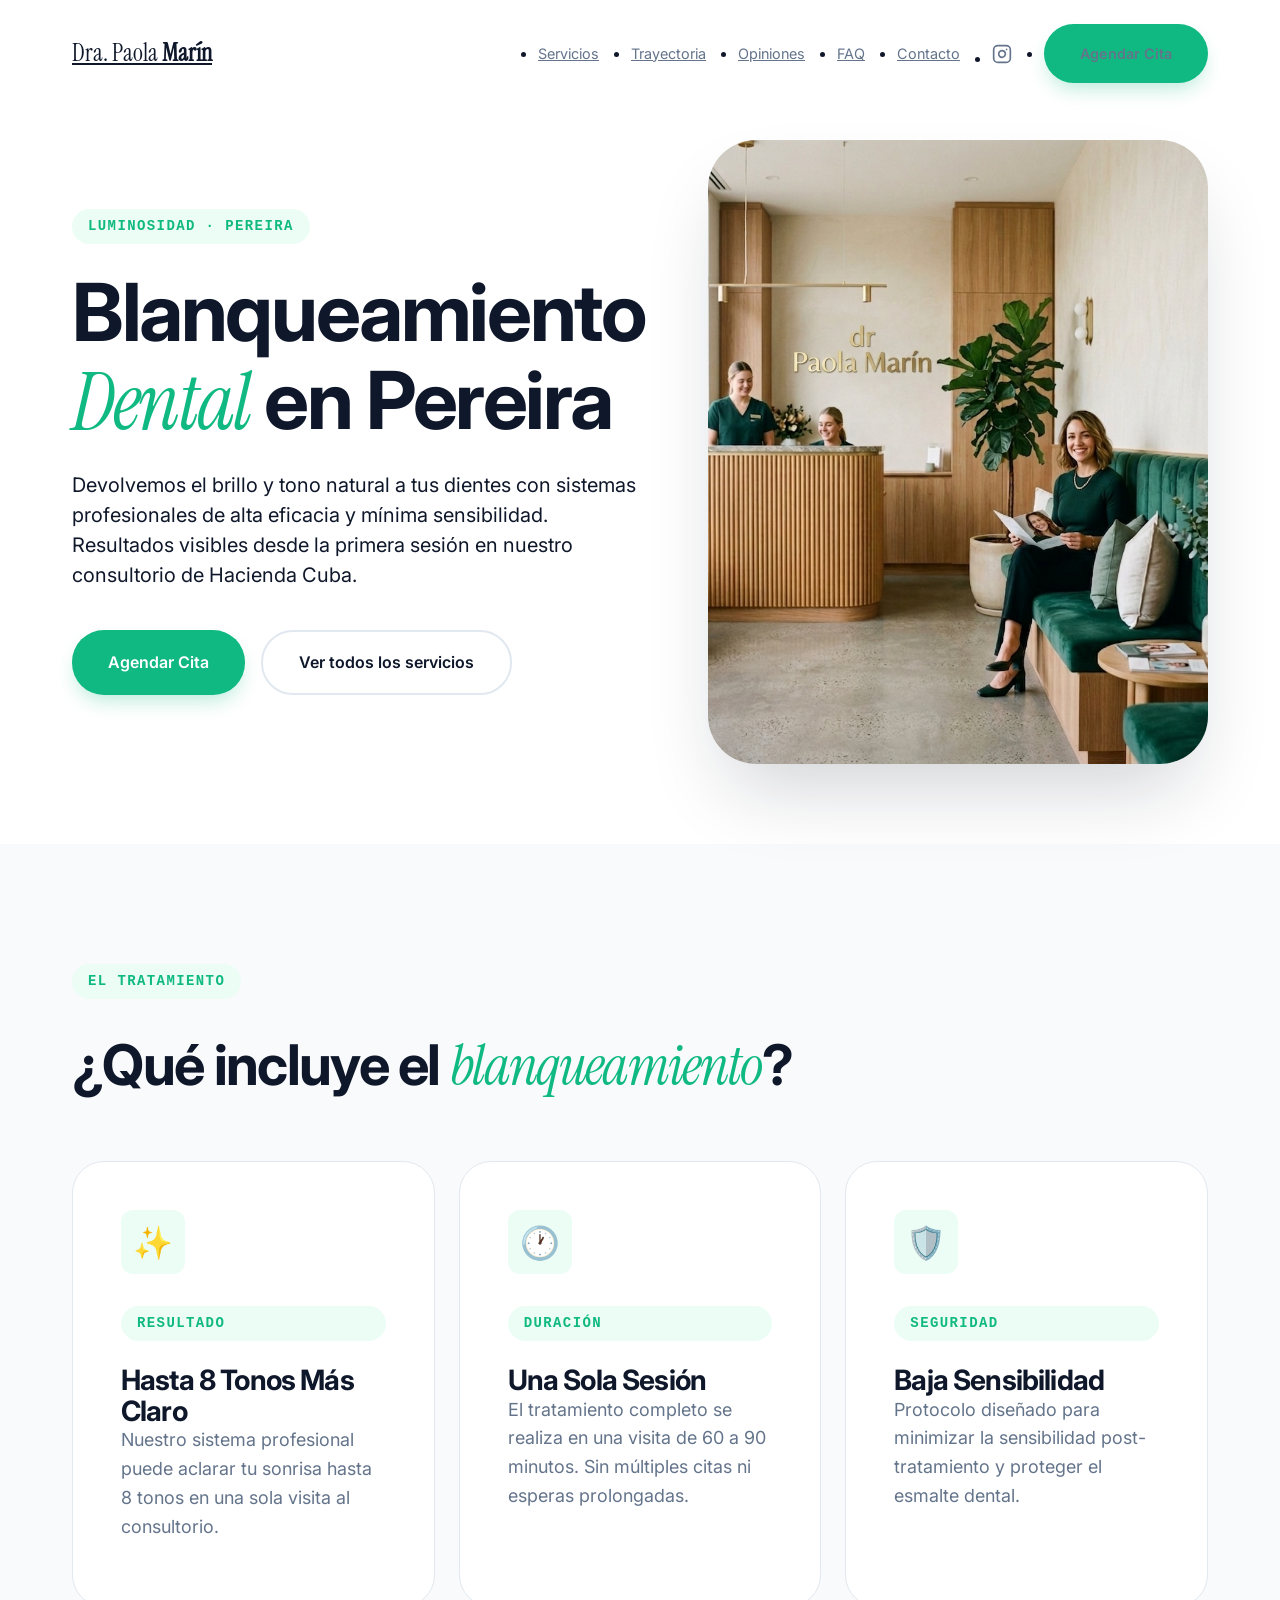
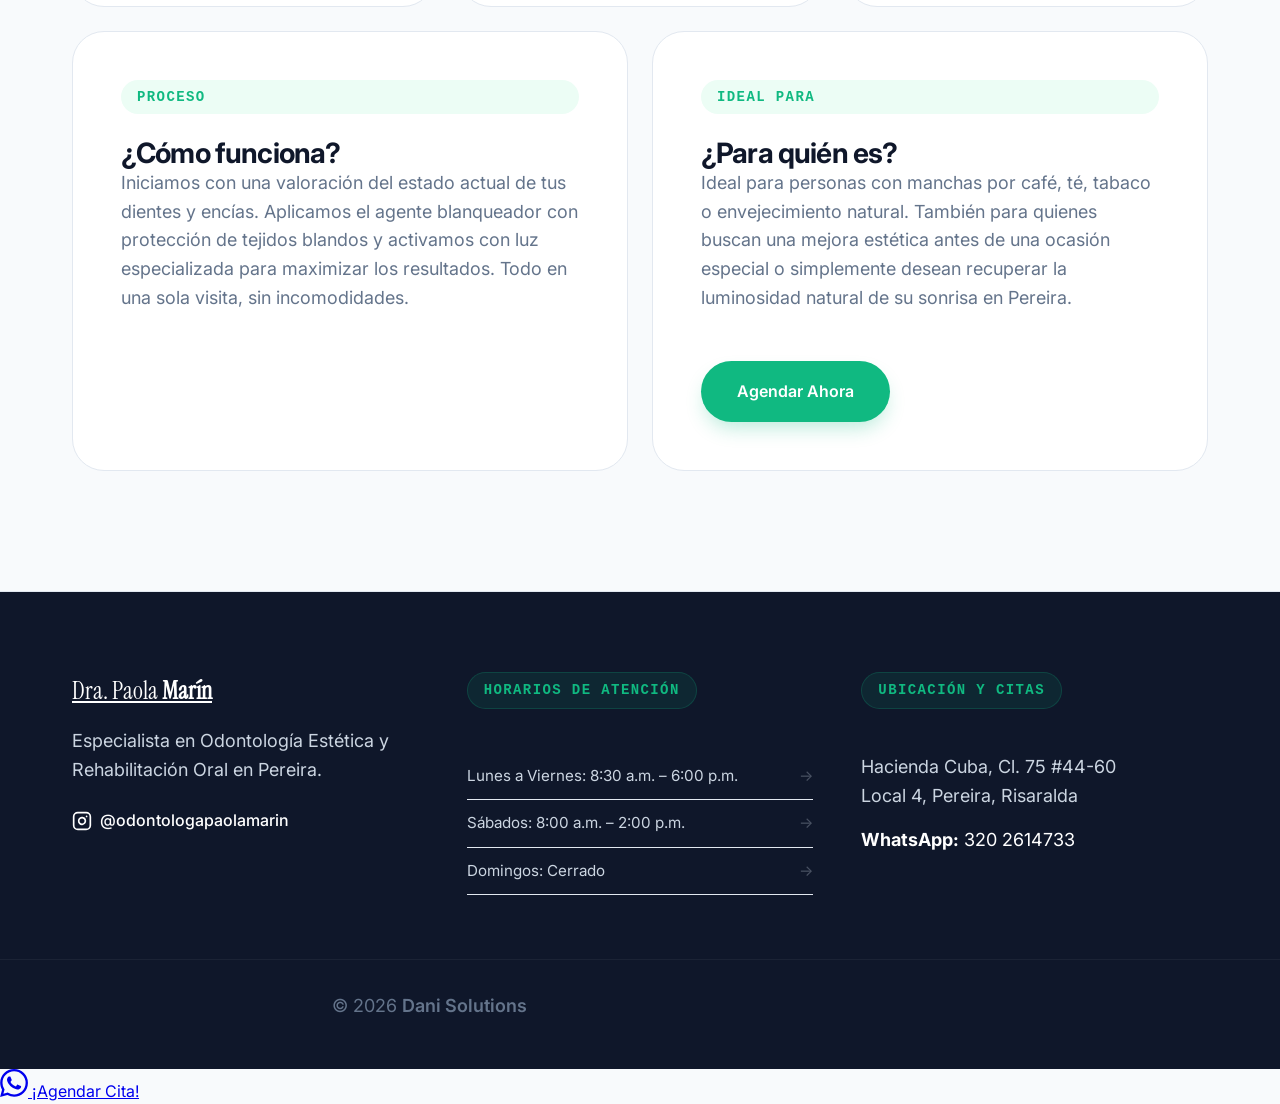
<file: blanqueamiento-dental-pereira.html>
<!DOCTYPE html>
<html lang="es">
<head>
  <meta charset="UTF-8" />
  <meta name="viewport" content="width=device-width, initial-scale=1.0" />
  <link rel="icon" href="/favicon.ico" />
  <link rel="canonical" href="https://drpaola.vercel.app/blanqueamiento-dental-pereira.html" />
  <title>Blanqueamiento Dental en Pereira | Dra. Paola Marín</title>
  <meta name="description" content="Blanqueamiento dental profesional en Pereira. La Dra. Paola Marín ofrece sistemas de alta eficacia y baja sensibilidad en Hacienda Cuba. Resultados desde la primera sesión." />
  <meta property="og:type" content="website" />
  <meta property="og:url" content="https://drpaola.vercel.app/blanqueamiento-dental-pereira.html" />
  <meta property="og:title" content="Blanqueamiento Dental en Pereira | Dra. Paola Marín" />
  <meta property="og:description" content="Blanqueamiento dental profesional en Pereira. Resultados visibles desde la primera sesión con mínima sensibilidad." />
  <meta property="og:image" content="https://drpaola.vercel.app/assets/dental_hero.png" />
  <link rel="preconnect" href="https://fonts.googleapis.com" />
  <link rel="preconnect" href="https://fonts.gstatic.com" crossorigin />
  <link href="https://fonts.googleapis.com/css2?family=Instrument+Serif:ital@0;1&family=Inter:wght@400;600;700;800&family=Outfit:wght@300;400;500;600&display=swap" rel="stylesheet" />
  <link rel="stylesheet" href="style.css" />
  <script type="application/ld+json">
    {
      "@context": "https://schema.org",
      "@type": "Service",
      "name": "Blanqueamiento Dental en Pereira",
      "description": "Blanqueamiento dental profesional con sistemas de alta eficacia y baja sensibilidad. Resultados visibles desde la primera sesión.",
      "provider": {
        "@type": "Dentist",
        "name": "Dra. Paola Marín",
        "telephone": "+573202614733",
        "address": {
          "@type": "PostalAddress",
          "streetAddress": "Cl. 75 #44-60 Local 4, Hacienda Cuba",
          "addressLocality": "Pereira",
          "addressRegion": "Risaralda",
          "addressCountry": "CO"
        },
        "url": "https://drpaola.vercel.app/"
      },
      "areaServed": {"@type": "City", "name": "Pereira"},
      "url": "https://drpaola.vercel.app/blanqueamiento-dental-pereira.html"
    }
  </script>
</head>
<body>
  <nav class="navbar" id="navbar">
    <div class="container nav-inner">
      <a href="/" class="logo"><span>Dra. Paola <strong>Marín</strong></span></a>
      <ul class="nav-links" id="navLinks">
        <li><a href="/#servicios">Servicios</a></li>
        <li><a href="/#nosotros">Trayectoria</a></li>
        <li><a href="/#testimonios">Opiniones</a></li>
        <li><a href="/#preguntas">FAQ</a></li>
        <li><a href="/#contacto">Contacto</a></li>
        <li class="nav-social">
          <a href="https://www.instagram.com/odontologapaolamarin/" target="_blank" rel="noopener" aria-label="Instagram">
            <svg width="20" height="20" viewBox="0 0 24 24" fill="none" stroke="currentColor" stroke-width="2" stroke-linecap="round" stroke-linejoin="round"><rect x="2" y="2" width="20" height="20" rx="5" ry="5"></rect><path d="M16 11.37A4 4 0 1 1 12.63 8 4 4 0 0 1 16 11.37z"></path><line x1="17.5" y1="6.5" x2="17.51" y2="6.5"></line></svg>
          </a>
        </li>
        <li><a href="https://wa.me/573202614733" class="btn-primary" target="_blank" rel="noopener">Agendar Cita</a></li>
      </ul>
      <button class="hamburger" id="hamburger" aria-label="Menú"><span></span><span></span><span></span></button>
    </div>
  </nav>

  <section class="hero" style="min-height: 70vh; padding-top: 140px; padding-bottom: 80px; background: #FFFFFF;" id="hero">
    <div class="container hero-content">
      <div class="hero-main" data-reveal>
        <span class="hero-meta">Luminosidad · Pereira</span>
        <h1>Blanqueamiento <em>Dental</em> en Pereira</h1>
        <p class="lead">Devolvemos el brillo y tono natural a tus dientes con sistemas profesionales de alta eficacia y mínima sensibilidad. Resultados visibles desde la primera sesión en nuestro consultorio de Hacienda Cuba.</p>
        <div class="hero-actions">
          <a href="https://wa.me/573202614733?text=Hola,%20quiero%20información%20sobre%20blanqueamiento%20dental" class="btn-primary" target="_blank" rel="noopener">Agendar Cita</a>
          <a href="/" class="btn-outline">Ver todos los servicios</a>
        </div>
      </div>
      <div class="hero-visual" data-reveal>
        <div class="hero-img-container">
          <img src="assets/dental_hero.png" alt="Blanqueamiento Dental en Pereira — Dra. Paola Marín">
        </div>
      </div>
    </div>
  </section>

  <section id="detalles">
    <div class="container">
      <div class="section-header">
        <span class="hero-meta">El Tratamiento</span>
        <h2>¿Qué incluye el <em>blanqueamiento</em>?</h2>
      </div>
      <div class="bento-grid">
        <div class="bento-card" style="grid-column: span 4;" data-reveal>
          <div class="service-icon">✨</div>
          <span class="hero-meta">Resultado</span>
          <h3>Hasta 8 Tonos Más Claro</h3>
          <p>Nuestro sistema profesional puede aclarar tu sonrisa hasta 8 tonos en una sola visita al consultorio.</p>
        </div>
        <div class="bento-card" style="grid-column: span 4;" data-reveal>
          <div class="service-icon">🕐</div>
          <span class="hero-meta">Duración</span>
          <h3>Una Sola Sesión</h3>
          <p>El tratamiento completo se realiza en una visita de 60 a 90 minutos. Sin múltiples citas ni esperas prolongadas.</p>
        </div>
        <div class="bento-card" style="grid-column: span 4;" data-reveal>
          <div class="service-icon">🛡️</div>
          <span class="hero-meta">Seguridad</span>
          <h3>Baja Sensibilidad</h3>
          <p>Protocolo diseñado para minimizar la sensibilidad post-tratamiento y proteger el esmalte dental.</p>
        </div>
        <div class="bento-card" style="grid-column: span 6;" data-reveal>
          <span class="hero-meta">Proceso</span>
          <h3>¿Cómo funciona?</h3>
          <p>Iniciamos con una valoración del estado actual de tus dientes y encías. Aplicamos el agente blanqueador con protección de tejidos blandos y activamos con luz especializada para maximizar los resultados. Todo en una sola visita, sin incomodidades.</p>
        </div>
        <div class="bento-card" style="grid-column: span 6;" data-reveal>
          <span class="hero-meta">Ideal para</span>
          <h3>¿Para quién es?</h3>
          <p>Ideal para personas con manchas por café, té, tabaco o envejecimiento natural. También para quienes buscan una mejora estética antes de una ocasión especial o simplemente desean recuperar la luminosidad natural de su sonrisa en Pereira.</p>
          <div class="hero-actions" style="margin-top: 32px;">
            <a href="https://wa.me/573202614733?text=Hola,%20quiero%20agendar%20blanqueamiento%20dental" class="btn-primary" target="_blank" rel="noopener">Agendar Ahora</a>
          </div>
        </div>
      </div>
    </div>
  </section>

  <footer class="footer">
    <div class="container footer-inner">
      <div class="footer-brand">
        <a href="/" class="logo"><span>Dra. Paola <strong>Marín</strong></span></a>
        <p style="margin-top: 16px;">Especialista en Odontología Estética y Rehabilitación Oral en Pereira.</p>
        <div class="footer-social" style="margin-top: 24px;">
          <a href="https://www.instagram.com/odontologapaolamarin/" target="_blank" rel="noopener">
            <svg width="20" height="20" viewBox="0 0 24 24" fill="none" stroke="currentColor" stroke-width="2" stroke-linecap="round" stroke-linejoin="round"><rect x="2" y="2" width="20" height="20" rx="5" ry="5"></rect><path d="M16 11.37A4 4 0 1 1 12.63 8 4 4 0 0 1 16 11.37z"></path><line x1="17.5" y1="6.5" x2="17.51" y2="6.5"></line></svg>
            <span>@odontologapaolamarin</span>
          </a>
        </div>
      </div>
      <div class="footer-hours">
        <span class="hero-meta">Horarios de Atención</span>
        <ul class="clean-list" style="margin-top: 20px; line-height: 2;">
          <li>Lunes a Viernes: 8:30 a.m. – 6:00 p.m.</li>
          <li>Sábados: 8:00 a.m. – 2:00 p.m.</li>
          <li>Domingos: Cerrado</li>
        </ul>
      </div>
      <div class="footer-contact">
        <span class="hero-meta">Ubicación y Citas</span>
        <div style="margin-top: 20px;">
          <p>Hacienda Cuba, Cl. 75 #44-60<br>Local 4, Pereira, Risaralda</p>
          <p style="margin-top: 16px; color: white;"><strong>WhatsApp:</strong> 320 2614733</p>
        </div>
      </div>
    </div>
    <div class="footer-bottom">
      <div class="container">
        <p>© 2026 <a href="https://share.google/GEZJArrfJa9wViXHR" target="_blank" rel="noopener" style="color: inherit; text-decoration: none; font-weight: 600;">Dani Solutions</a></p>
      </div>
    </div>
  </footer>

  <a href="https://wa.me/573202614733?text=Hola,%20quiero%20agendar%20una%20cita" class="wa-float" target="_blank" rel="noopener" aria-label="Contactar por WhatsApp">
    <svg viewBox="0 0 24 24" fill="currentColor" width="28" height="28"><path d="M17.472 14.382c-.297-.149-1.758-.867-2.03-.967-.273-.099-.471-.148-.67.15-.197.297-.767.966-.94 1.164-.173.199-.347.223-.644.075-.297-.15-1.255-.463-2.39-1.475-.883-.788-1.48-1.761-1.653-2.059-.173-.297-.018-.458.13-.606.134-.133.298-.347.446-.52.149-.174.198-.298.298-.497.099-.198.05-.371-.025-.52-.075-.149-.669-1.612-.916-2.207-.242-.579-.487-.5-.669-.51-.173-.008-.371-.01-.57-.01-.198 0-.52.074-.792.372-.272.297-1.04 1.016-1.04 2.479 0 1.462 1.065 2.875 1.213 3.074.149.198 2.096 3.2 5.077 4.487.709.306 1.262.489 1.694.625.712.227 1.36.195 1.871.118.571-.085 1.758-.719 2.006-1.413.248-.694.248-1.289.173-1.413-.074-.124-.272-.198-.57-.347m-5.421 7.403h-.004a9.87 9.87 0 01-5.031-1.378l-.361-.214-3.741.982.998-3.648-.235-.374a9.86 9.86 0 01-1.51-5.26c.001-5.45 4.436-9.884 9.888-9.884 2.64 0 5.122 1.03 6.988 2.898a9.825 9.825 0 012.893 6.994c-.003 5.45-4.437 9.884-9.885 9.884m8.413-18.297A11.815 11.815 0 0012.05 0C5.495 0 .16 5.335.157 11.892c0 2.096.547 4.142 1.588 5.945L.057 24l6.305-1.654a11.882 11.882 0 005.683 1.448h.005c6.554 0 11.89-5.335 11.893-11.893a11.821 11.821 0 00-3.48-8.413Z"/></svg>
    <span class="wa-tooltip">¡Agendar Cita!</span>
  </a>
  <script src="script.js"></script>
</body>
</html>
</file>
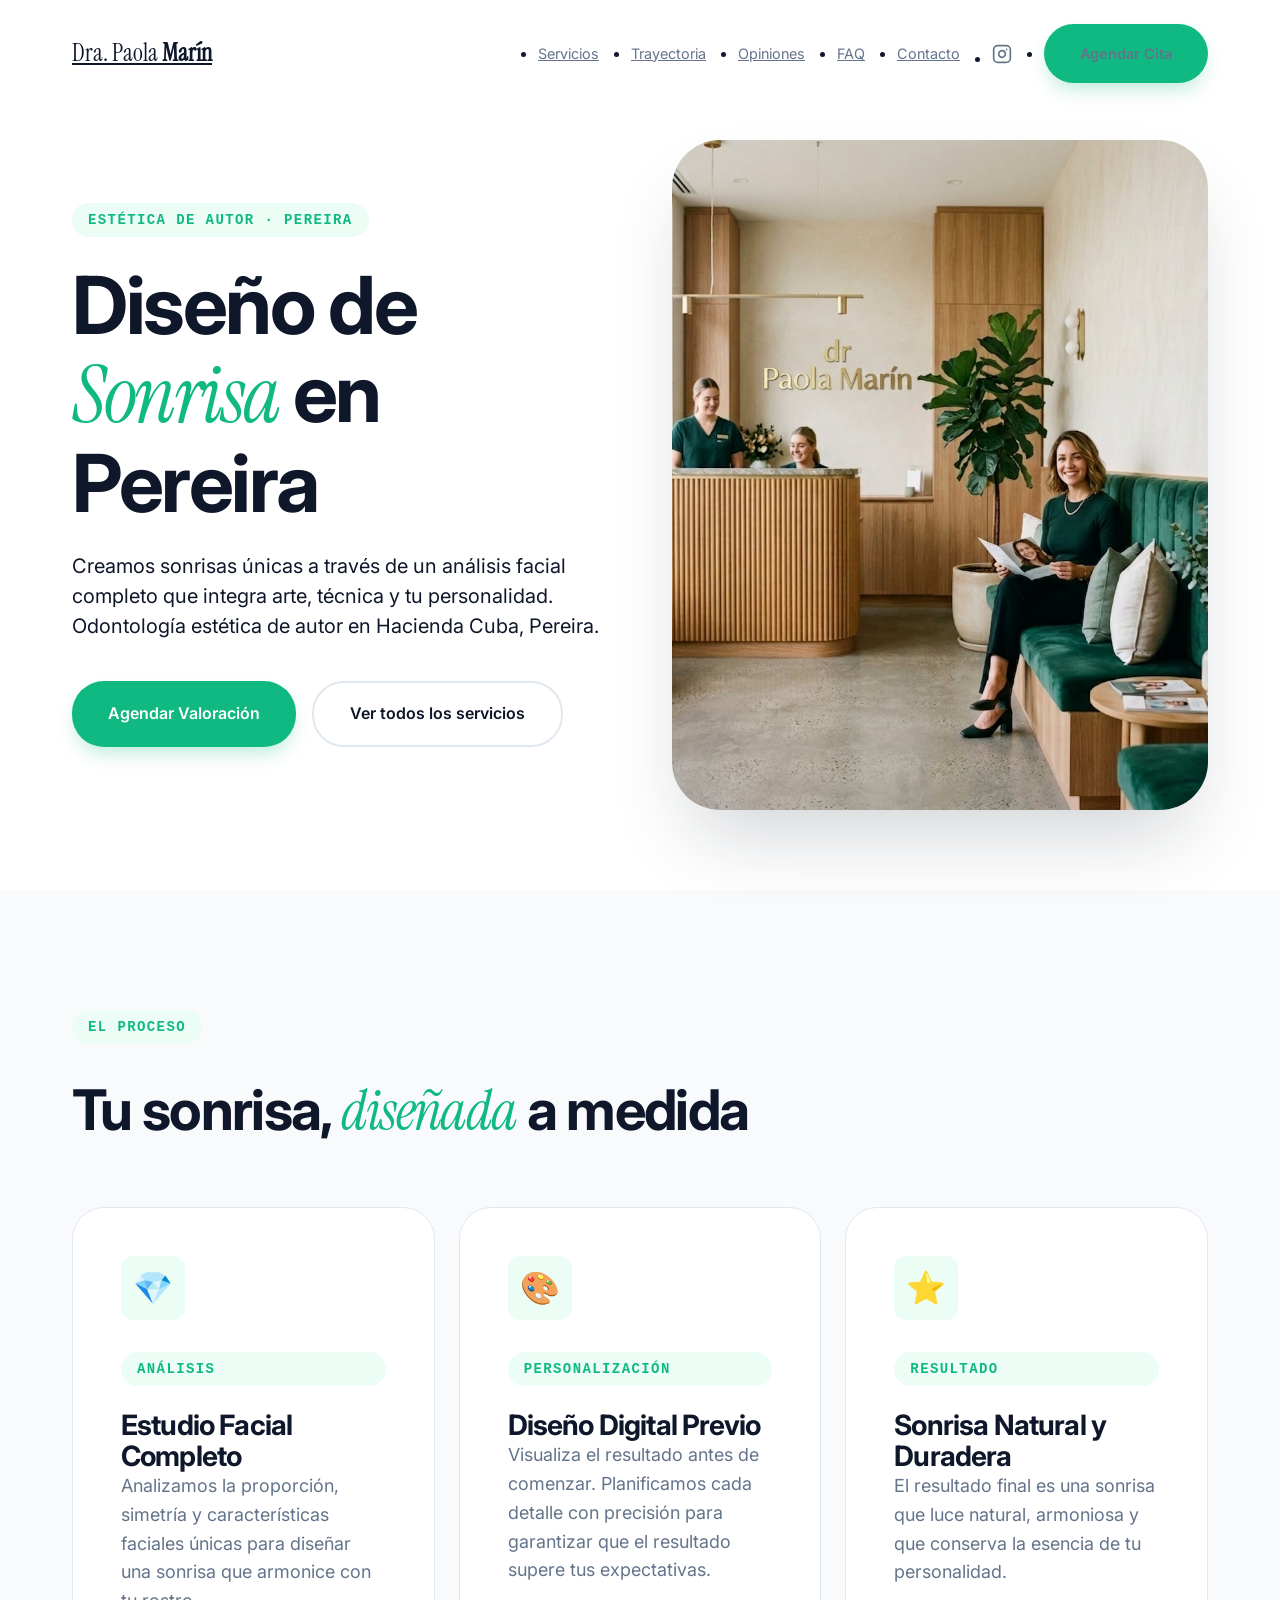
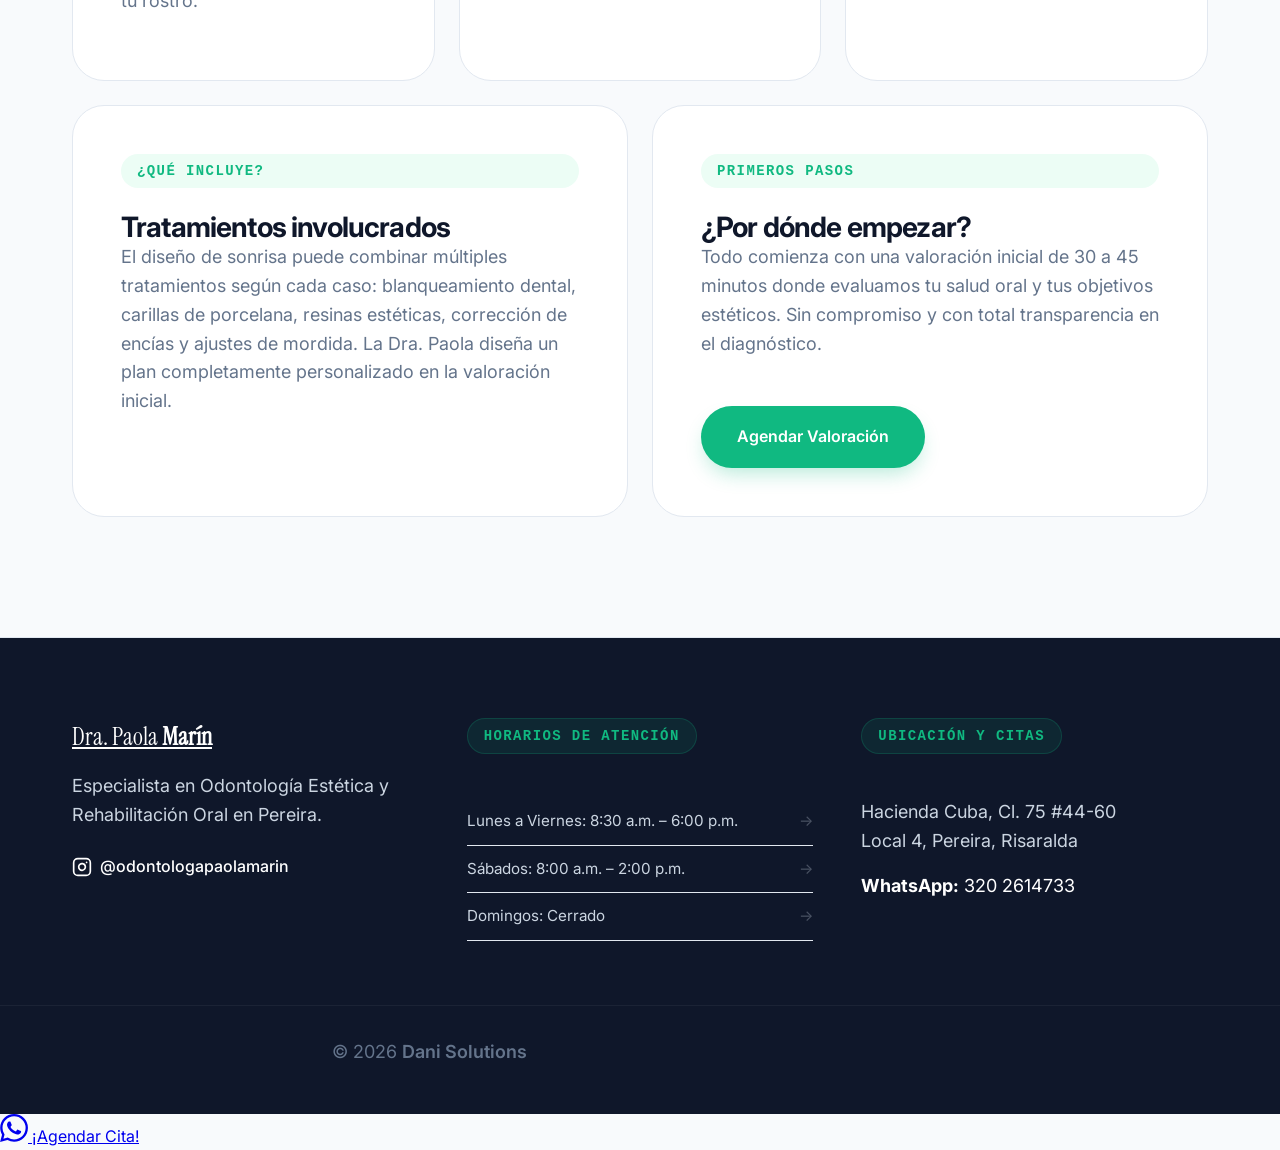
<file: diseno-de-sonrisa-pereira.html>
<!DOCTYPE html>
<html lang="es">
<head>
  <meta charset="UTF-8" />
  <meta name="viewport" content="width=device-width, initial-scale=1.0" />
  <link rel="icon" href="/favicon.ico" />
  <link rel="canonical" href="https://drpaola.vercel.app/diseno-de-sonrisa-pereira.html" />
  <title>Diseño de Sonrisa en Pereira | Dra. Paola Marín</title>
  <meta name="description" content="Diseño de sonrisa en Pereira con la Dra. Paola Marín. Análisis facial completo y odontología estética personalizada en Hacienda Cuba, Pereira. Agenda tu valoración." />
  <meta property="og:type" content="website" />
  <meta property="og:url" content="https://drpaola.vercel.app/diseno-de-sonrisa-pereira.html" />
  <meta property="og:title" content="Diseño de Sonrisa en Pereira | Dra. Paola Marín" />
  <meta property="og:description" content="Diseño de sonrisa personalizado con análisis facial completo. Odontología estética de autor en Pereira." />
  <meta property="og:image" content="https://drpaola.vercel.app/assets/dental_hero.png" />
  <link rel="preconnect" href="https://fonts.googleapis.com" />
  <link rel="preconnect" href="https://fonts.gstatic.com" crossorigin />
  <link href="https://fonts.googleapis.com/css2?family=Instrument+Serif:ital@0;1&family=Inter:wght@400;600;700;800&family=Outfit:wght@300;400;500;600&display=swap" rel="stylesheet" />
  <link rel="stylesheet" href="style.css" />
  <script type="application/ld+json">
    {
      "@context": "https://schema.org",
      "@type": "Service",
      "name": "Diseño de Sonrisa en Pereira",
      "description": "Diseño de sonrisa personalizado con análisis facial completo. Odontología estética de autor en Pereira, Risaralda.",
      "provider": {
        "@type": "Dentist",
        "name": "Dra. Paola Marín",
        "telephone": "+573202614733",
        "address": {
          "@type": "PostalAddress",
          "streetAddress": "Cl. 75 #44-60 Local 4, Hacienda Cuba",
          "addressLocality": "Pereira",
          "addressRegion": "Risaralda",
          "addressCountry": "CO"
        },
        "url": "https://drpaola.vercel.app/"
      },
      "areaServed": {"@type": "City", "name": "Pereira"},
      "url": "https://drpaola.vercel.app/diseno-de-sonrisa-pereira.html"
    }
  </script>
</head>
<body>
  <nav class="navbar" id="navbar">
    <div class="container nav-inner">
      <a href="/" class="logo"><span>Dra. Paola <strong>Marín</strong></span></a>
      <ul class="nav-links" id="navLinks">
        <li><a href="/#servicios">Servicios</a></li>
        <li><a href="/#nosotros">Trayectoria</a></li>
        <li><a href="/#testimonios">Opiniones</a></li>
        <li><a href="/#preguntas">FAQ</a></li>
        <li><a href="/#contacto">Contacto</a></li>
        <li class="nav-social">
          <a href="https://www.instagram.com/odontologapaolamarin/" target="_blank" rel="noopener" aria-label="Instagram">
            <svg width="20" height="20" viewBox="0 0 24 24" fill="none" stroke="currentColor" stroke-width="2" stroke-linecap="round" stroke-linejoin="round"><rect x="2" y="2" width="20" height="20" rx="5" ry="5"></rect><path d="M16 11.37A4 4 0 1 1 12.63 8 4 4 0 0 1 16 11.37z"></path><line x1="17.5" y1="6.5" x2="17.51" y2="6.5"></line></svg>
          </a>
        </li>
        <li><a href="https://wa.me/573202614733" class="btn-primary" target="_blank" rel="noopener">Agendar Cita</a></li>
      </ul>
      <button class="hamburger" id="hamburger" aria-label="Menú"><span></span><span></span><span></span></button>
    </div>
  </nav>

  <section class="hero" style="min-height: 70vh; padding-top: 140px; padding-bottom: 80px; background: #FFFFFF;" id="hero">
    <div class="container hero-content">
      <div class="hero-main" data-reveal>
        <span class="hero-meta">Estética de Autor · Pereira</span>
        <h1>Diseño de <em>Sonrisa</em> en Pereira</h1>
        <p class="lead">Creamos sonrisas únicas a través de un análisis facial completo que integra arte, técnica y tu personalidad. Odontología estética de autor en Hacienda Cuba, Pereira.</p>
        <div class="hero-actions">
          <a href="https://wa.me/573202614733?text=Hola,%20quiero%20información%20sobre%20diseño%20de%20sonrisa" class="btn-primary" target="_blank" rel="noopener">Agendar Valoración</a>
          <a href="/" class="btn-outline">Ver todos los servicios</a>
        </div>
      </div>
      <div class="hero-visual" data-reveal>
        <div class="hero-img-container">
          <img src="assets/dental_hero.png" alt="Diseño de Sonrisa en Pereira — Dra. Paola Marín">
        </div>
      </div>
    </div>
  </section>

  <section id="detalles">
    <div class="container">
      <div class="section-header">
        <span class="hero-meta">El Proceso</span>
        <h2>Tu sonrisa, <em>diseñada</em> a medida</h2>
      </div>
      <div class="bento-grid">
        <div class="bento-card" style="grid-column: span 4;" data-reveal>
          <div class="service-icon">💎</div>
          <span class="hero-meta">Análisis</span>
          <h3>Estudio Facial Completo</h3>
          <p>Analizamos la proporción, simetría y características faciales únicas para diseñar una sonrisa que armonice con tu rostro.</p>
        </div>
        <div class="bento-card" style="grid-column: span 4;" data-reveal>
          <div class="service-icon">🎨</div>
          <span class="hero-meta">Personalización</span>
          <h3>Diseño Digital Previo</h3>
          <p>Visualiza el resultado antes de comenzar. Planificamos cada detalle con precisión para garantizar que el resultado supere tus expectativas.</p>
        </div>
        <div class="bento-card" style="grid-column: span 4;" data-reveal>
          <div class="service-icon">⭐</div>
          <span class="hero-meta">Resultado</span>
          <h3>Sonrisa Natural y Duradera</h3>
          <p>El resultado final es una sonrisa que luce natural, armoniosa y que conserva la esencia de tu personalidad.</p>
        </div>
        <div class="bento-card" style="grid-column: span 6;" data-reveal>
          <span class="hero-meta">¿Qué incluye?</span>
          <h3>Tratamientos involucrados</h3>
          <p>El diseño de sonrisa puede combinar múltiples tratamientos según cada caso: blanqueamiento dental, carillas de porcelana, resinas estéticas, corrección de encías y ajustes de mordida. La Dra. Paola diseña un plan completamente personalizado en la valoración inicial.</p>
        </div>
        <div class="bento-card" style="grid-column: span 6;" data-reveal>
          <span class="hero-meta">Primeros Pasos</span>
          <h3>¿Por dónde empezar?</h3>
          <p>Todo comienza con una valoración inicial de 30 a 45 minutos donde evaluamos tu salud oral y tus objetivos estéticos. Sin compromiso y con total transparencia en el diagnóstico.</p>
          <div class="hero-actions" style="margin-top: 32px;">
            <a href="https://wa.me/573202614733?text=Hola,%20quiero%20agendar%20valoración%20para%20diseño%20de%20sonrisa" class="btn-primary" target="_blank" rel="noopener">Agendar Valoración</a>
          </div>
        </div>
      </div>
    </div>
  </section>

  <footer class="footer">
    <div class="container footer-inner">
      <div class="footer-brand">
        <a href="/" class="logo"><span>Dra. Paola <strong>Marín</strong></span></a>
        <p style="margin-top: 16px;">Especialista en Odontología Estética y Rehabilitación Oral en Pereira.</p>
        <div class="footer-social" style="margin-top: 24px;">
          <a href="https://www.instagram.com/odontologapaolamarin/" target="_blank" rel="noopener">
            <svg width="20" height="20" viewBox="0 0 24 24" fill="none" stroke="currentColor" stroke-width="2" stroke-linecap="round" stroke-linejoin="round"><rect x="2" y="2" width="20" height="20" rx="5" ry="5"></rect><path d="M16 11.37A4 4 0 1 1 12.63 8 4 4 0 0 1 16 11.37z"></path><line x1="17.5" y1="6.5" x2="17.51" y2="6.5"></line></svg>
            <span>@odontologapaolamarin</span>
          </a>
        </div>
      </div>
      <div class="footer-hours">
        <span class="hero-meta">Horarios de Atención</span>
        <ul class="clean-list" style="margin-top: 20px; line-height: 2;">
          <li>Lunes a Viernes: 8:30 a.m. – 6:00 p.m.</li>
          <li>Sábados: 8:00 a.m. – 2:00 p.m.</li>
          <li>Domingos: Cerrado</li>
        </ul>
      </div>
      <div class="footer-contact">
        <span class="hero-meta">Ubicación y Citas</span>
        <div style="margin-top: 20px;">
          <p>Hacienda Cuba, Cl. 75 #44-60<br>Local 4, Pereira, Risaralda</p>
          <p style="margin-top: 16px; color: white;"><strong>WhatsApp:</strong> 320 2614733</p>
        </div>
      </div>
    </div>
    <div class="footer-bottom">
      <div class="container">
        <p>© 2026 <a href="https://share.google/GEZJArrfJa9wViXHR" target="_blank" rel="noopener" style="color: inherit; text-decoration: none; font-weight: 600;">Dani Solutions</a></p>
      </div>
    </div>
  </footer>

  <a href="https://wa.me/573202614733?text=Hola,%20quiero%20agendar%20una%20cita" class="wa-float" target="_blank" rel="noopener" aria-label="Contactar por WhatsApp">
    <svg viewBox="0 0 24 24" fill="currentColor" width="28" height="28"><path d="M17.472 14.382c-.297-.149-1.758-.867-2.03-.967-.273-.099-.471-.148-.67.15-.197.297-.767.966-.94 1.164-.173.199-.347.223-.644.075-.297-.15-1.255-.463-2.39-1.475-.883-.788-1.48-1.761-1.653-2.059-.173-.297-.018-.458.13-.606.134-.133.298-.347.446-.52.149-.174.198-.298.298-.497.099-.198.05-.371-.025-.52-.075-.149-.669-1.612-.916-2.207-.242-.579-.487-.5-.669-.51-.173-.008-.371-.01-.57-.01-.198 0-.52.074-.792.372-.272.297-1.04 1.016-1.04 2.479 0 1.462 1.065 2.875 1.213 3.074.149.198 2.096 3.2 5.077 4.487.709.306 1.262.489 1.694.625.712.227 1.36.195 1.871.118.571-.085 1.758-.719 2.006-1.413.248-.694.248-1.289.173-1.413-.074-.124-.272-.198-.57-.347m-5.421 7.403h-.004a9.87 9.87 0 01-5.031-1.378l-.361-.214-3.741.982.998-3.648-.235-.374a9.86 9.86 0 01-1.51-5.26c.001-5.45 4.436-9.884 9.888-9.884 2.64 0 5.122 1.03 6.988 2.898a9.825 9.825 0 012.893 6.994c-.003 5.45-4.437 9.884-9.885 9.884m8.413-18.297A11.815 11.815 0 0012.05 0C5.495 0 .16 5.335.157 11.892c0 2.096.547 4.142 1.588 5.945L.057 24l6.305-1.654a11.882 11.882 0 005.683 1.448h.005c6.554 0 11.89-5.335 11.893-11.893a11.821 11.821 0 00-3.48-8.413Z"/></svg>
    <span class="wa-tooltip">¡Agendar Cita!</span>
  </a>
  <script src="script.js"></script>
</body>
</html>
</file>
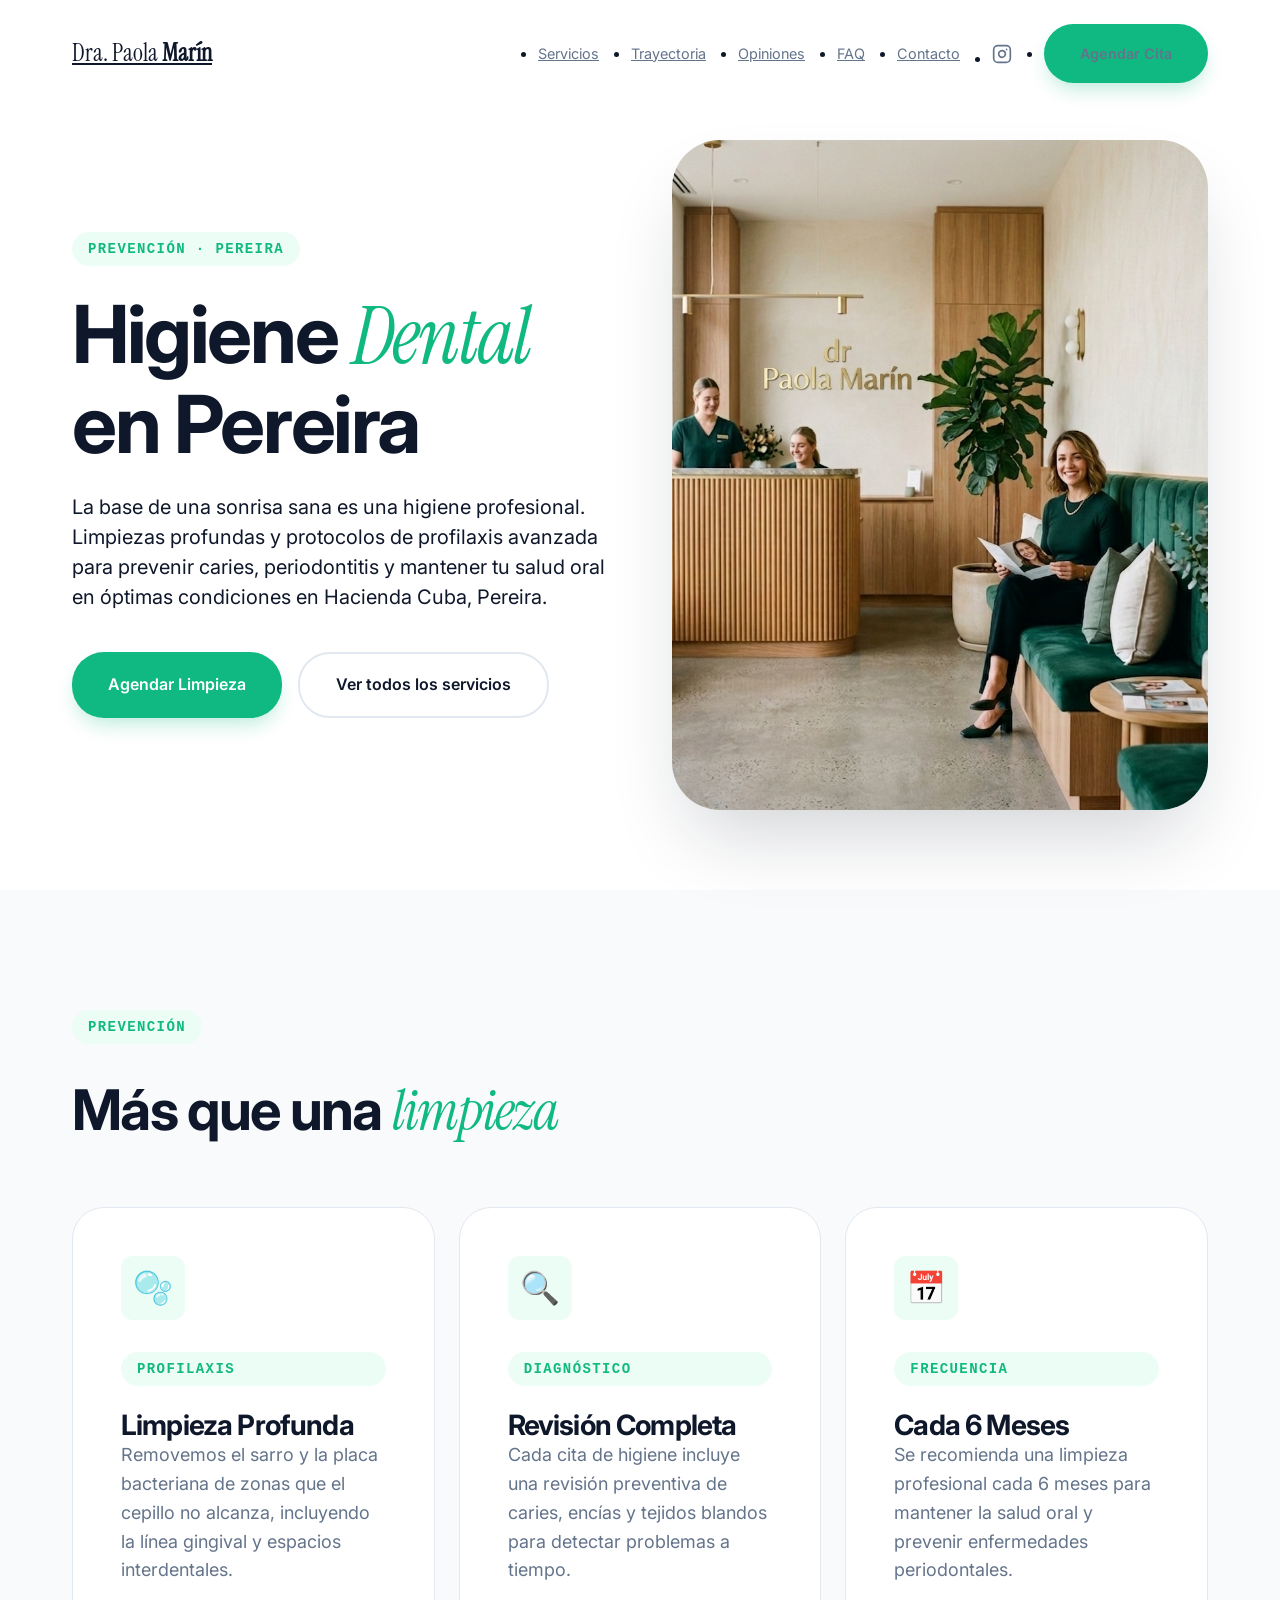
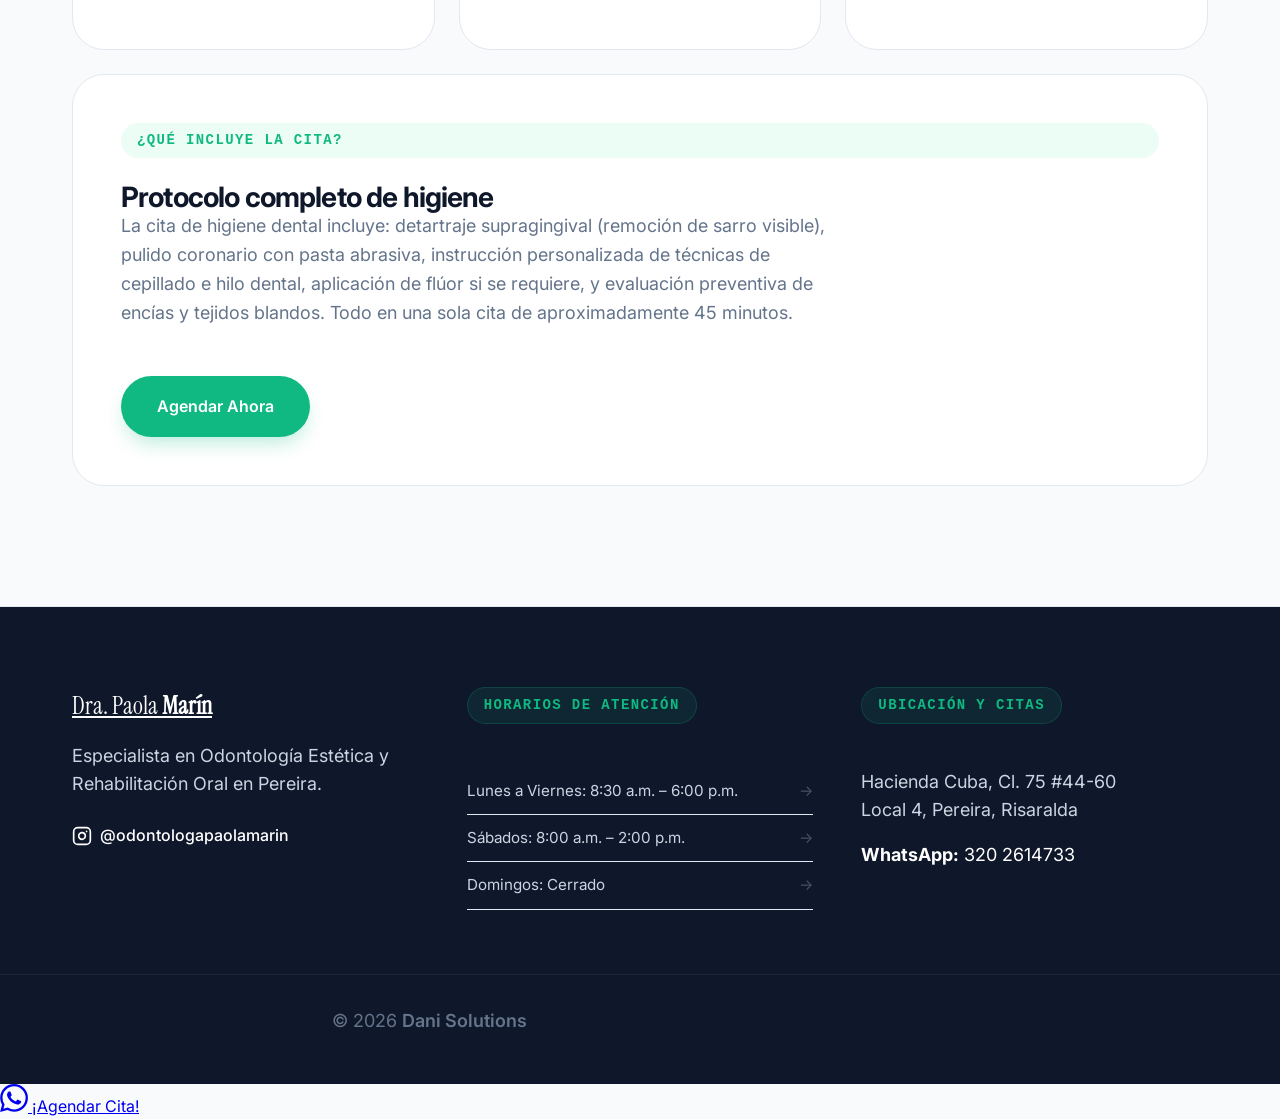
<file: higiene-dental-pereira.html>
<!DOCTYPE html>
<html lang="es">
<head>
  <meta charset="UTF-8" />
  <meta name="viewport" content="width=device-width, initial-scale=1.0" />
  <link rel="icon" href="/favicon.ico" />
  <link rel="canonical" href="https://drpaola.vercel.app/higiene-dental-pereira.html" />
  <title>Higiene Dental en Pereira | Dra. Paola Marín</title>
  <meta name="description" content="Higiene dental profesional y profilaxis en Pereira. Limpiezas profundas y detartraje con la Dra. Paola Marín en Hacienda Cuba. Agenda tu cita hoy." />
  <meta property="og:type" content="website" />
  <meta property="og:url" content="https://drpaola.vercel.app/higiene-dental-pereira.html" />
  <meta property="og:title" content="Higiene Dental en Pereira | Dra. Paola Marín" />
  <meta property="og:description" content="Higiene dental profesional en Pereira. Limpiezas profundas y profilaxis avanzada para mantener una salud oral óptima." />
  <meta property="og:image" content="https://drpaola.vercel.app/assets/dental_hero.png" />
  <link rel="preconnect" href="https://fonts.googleapis.com" />
  <link rel="preconnect" href="https://fonts.gstatic.com" crossorigin />
  <link href="https://fonts.googleapis.com/css2?family=Instrument+Serif:ital@0;1&family=Inter:wght@400;600;700;800&family=Outfit:wght@300;400;500;600&display=swap" rel="stylesheet" />
  <link rel="stylesheet" href="style.css" />
  <script type="application/ld+json">
    {
      "@context": "https://schema.org",
      "@type": "Service",
      "name": "Higiene Dental en Pereira",
      "description": "Higiene dental profesional y profilaxis avanzada en Pereira. Limpiezas profundas para mantener una salud oral óptima.",
      "provider": {
        "@type": "Dentist",
        "name": "Dra. Paola Marín",
        "telephone": "+573202614733",
        "address": {
          "@type": "PostalAddress",
          "streetAddress": "Cl. 75 #44-60 Local 4, Hacienda Cuba",
          "addressLocality": "Pereira",
          "addressRegion": "Risaralda",
          "addressCountry": "CO"
        },
        "url": "https://drpaola.vercel.app/"
      },
      "areaServed": {"@type": "City", "name": "Pereira"},
      "url": "https://drpaola.vercel.app/higiene-dental-pereira.html"
    }
  </script>
</head>
<body>
  <nav class="navbar" id="navbar">
    <div class="container nav-inner">
      <a href="/" class="logo"><span>Dra. Paola <strong>Marín</strong></span></a>
      <ul class="nav-links" id="navLinks">
        <li><a href="/#servicios">Servicios</a></li>
        <li><a href="/#nosotros">Trayectoria</a></li>
        <li><a href="/#testimonios">Opiniones</a></li>
        <li><a href="/#preguntas">FAQ</a></li>
        <li><a href="/#contacto">Contacto</a></li>
        <li class="nav-social">
          <a href="https://www.instagram.com/odontologapaolamarin/" target="_blank" rel="noopener" aria-label="Instagram">
            <svg width="20" height="20" viewBox="0 0 24 24" fill="none" stroke="currentColor" stroke-width="2" stroke-linecap="round" stroke-linejoin="round"><rect x="2" y="2" width="20" height="20" rx="5" ry="5"></rect><path d="M16 11.37A4 4 0 1 1 12.63 8 4 4 0 0 1 16 11.37z"></path><line x1="17.5" y1="6.5" x2="17.51" y2="6.5"></line></svg>
          </a>
        </li>
        <li><a href="https://wa.me/573202614733" class="btn-primary" target="_blank" rel="noopener">Agendar Cita</a></li>
      </ul>
      <button class="hamburger" id="hamburger" aria-label="Menú"><span></span><span></span><span></span></button>
    </div>
  </nav>

  <section class="hero" style="min-height: 70vh; padding-top: 140px; padding-bottom: 80px; background: #FFFFFF;" id="hero">
    <div class="container hero-content">
      <div class="hero-main" data-reveal>
        <span class="hero-meta">Prevención · Pereira</span>
        <h1>Higiene <em>Dental</em> en Pereira</h1>
        <p class="lead">La base de una sonrisa sana es una higiene profesional. Limpiezas profundas y protocolos de profilaxis avanzada para prevenir caries, periodontitis y mantener tu salud oral en óptimas condiciones en Hacienda Cuba, Pereira.</p>
        <div class="hero-actions">
          <a href="https://wa.me/573202614733?text=Hola,%20quiero%20agendar%20una%20limpieza%20dental" class="btn-primary" target="_blank" rel="noopener">Agendar Limpieza</a>
          <a href="/" class="btn-outline">Ver todos los servicios</a>
        </div>
      </div>
      <div class="hero-visual" data-reveal>
        <div class="hero-img-container">
          <img src="assets/dental_hero.png" alt="Higiene Dental en Pereira — Dra. Paola Marín">
        </div>
      </div>
    </div>
  </section>

  <section id="detalles">
    <div class="container">
      <div class="section-header">
        <span class="hero-meta">Prevención</span>
        <h2>Más que una <em>limpieza</em></h2>
      </div>
      <div class="bento-grid">
        <div class="bento-card" style="grid-column: span 4;" data-reveal>
          <div class="service-icon">🫧</div>
          <span class="hero-meta">Profilaxis</span>
          <h3>Limpieza Profunda</h3>
          <p>Removemos el sarro y la placa bacteriana de zonas que el cepillo no alcanza, incluyendo la línea gingival y espacios interdentales.</p>
        </div>
        <div class="bento-card" style="grid-column: span 4;" data-reveal>
          <div class="service-icon">🔍</div>
          <span class="hero-meta">Diagnóstico</span>
          <h3>Revisión Completa</h3>
          <p>Cada cita de higiene incluye una revisión preventiva de caries, encías y tejidos blandos para detectar problemas a tiempo.</p>
        </div>
        <div class="bento-card" style="grid-column: span 4;" data-reveal>
          <div class="service-icon">📅</div>
          <span class="hero-meta">Frecuencia</span>
          <h3>Cada 6 Meses</h3>
          <p>Se recomienda una limpieza profesional cada 6 meses para mantener la salud oral y prevenir enfermedades periodontales.</p>
        </div>
        <div class="bento-card" style="grid-column: span 12;" data-reveal>
          <span class="hero-meta">¿Qué incluye la cita?</span>
          <h3>Protocolo completo de higiene</h3>
          <p>La cita de higiene dental incluye: detartraje supragingival (remoción de sarro visible), pulido coronario con pasta abrasiva, instrucción personalizada de técnicas de cepillado e hilo dental, aplicación de flúor si se requiere, y evaluación preventiva de encías y tejidos blandos. Todo en una sola cita de aproximadamente 45 minutos.</p>
          <div class="hero-actions" style="margin-top: 32px;">
            <a href="https://wa.me/573202614733?text=Hola,%20quiero%20agendar%20cita%20de%20higiene%20dental" class="btn-primary" target="_blank" rel="noopener">Agendar Ahora</a>
          </div>
        </div>
      </div>
    </div>
  </section>

  <footer class="footer">
    <div class="container footer-inner">
      <div class="footer-brand">
        <a href="/" class="logo"><span>Dra. Paola <strong>Marín</strong></span></a>
        <p style="margin-top: 16px;">Especialista en Odontología Estética y Rehabilitación Oral en Pereira.</p>
        <div class="footer-social" style="margin-top: 24px;">
          <a href="https://www.instagram.com/odontologapaolamarin/" target="_blank" rel="noopener">
            <svg width="20" height="20" viewBox="0 0 24 24" fill="none" stroke="currentColor" stroke-width="2" stroke-linecap="round" stroke-linejoin="round"><rect x="2" y="2" width="20" height="20" rx="5" ry="5"></rect><path d="M16 11.37A4 4 0 1 1 12.63 8 4 4 0 0 1 16 11.37z"></path><line x1="17.5" y1="6.5" x2="17.51" y2="6.5"></line></svg>
            <span>@odontologapaolamarin</span>
          </a>
        </div>
      </div>
      <div class="footer-hours">
        <span class="hero-meta">Horarios de Atención</span>
        <ul class="clean-list" style="margin-top: 20px; line-height: 2;">
          <li>Lunes a Viernes: 8:30 a.m. – 6:00 p.m.</li>
          <li>Sábados: 8:00 a.m. – 2:00 p.m.</li>
          <li>Domingos: Cerrado</li>
        </ul>
      </div>
      <div class="footer-contact">
        <span class="hero-meta">Ubicación y Citas</span>
        <div style="margin-top: 20px;">
          <p>Hacienda Cuba, Cl. 75 #44-60<br>Local 4, Pereira, Risaralda</p>
          <p style="margin-top: 16px; color: white;"><strong>WhatsApp:</strong> 320 2614733</p>
        </div>
      </div>
    </div>
    <div class="footer-bottom">
      <div class="container">
        <p>© 2026 <a href="https://share.google/GEZJArrfJa9wViXHR" target="_blank" rel="noopener" style="color: inherit; text-decoration: none; font-weight: 600;">Dani Solutions</a></p>
      </div>
    </div>
  </footer>

  <a href="https://wa.me/573202614733?text=Hola,%20quiero%20agendar%20una%20cita" class="wa-float" target="_blank" rel="noopener" aria-label="Contactar por WhatsApp">
    <svg viewBox="0 0 24 24" fill="currentColor" width="28" height="28"><path d="M17.472 14.382c-.297-.149-1.758-.867-2.03-.967-.273-.099-.471-.148-.67.15-.197.297-.767.966-.94 1.164-.173.199-.347.223-.644.075-.297-.15-1.255-.463-2.39-1.475-.883-.788-1.48-1.761-1.653-2.059-.173-.297-.018-.458.13-.606.134-.133.298-.347.446-.52.149-.174.198-.298.298-.497.099-.198.05-.371-.025-.52-.075-.149-.669-1.612-.916-2.207-.242-.579-.487-.5-.669-.51-.173-.008-.371-.01-.57-.01-.198 0-.52.074-.792.372-.272.297-1.04 1.016-1.04 2.479 0 1.462 1.065 2.875 1.213 3.074.149.198 2.096 3.2 5.077 4.487.709.306 1.262.489 1.694.625.712.227 1.36.195 1.871.118.571-.085 1.758-.719 2.006-1.413.248-.694.248-1.289.173-1.413-.074-.124-.272-.198-.57-.347m-5.421 7.403h-.004a9.87 9.87 0 01-5.031-1.378l-.361-.214-3.741.982.998-3.648-.235-.374a9.86 9.86 0 01-1.51-5.26c.001-5.45 4.436-9.884 9.888-9.884 2.64 0 5.122 1.03 6.988 2.898a9.825 9.825 0 012.893 6.994c-.003 5.45-4.437 9.884-9.885 9.884m8.413-18.297A11.815 11.815 0 0012.05 0C5.495 0 .16 5.335.157 11.892c0 2.096.547 4.142 1.588 5.945L.057 24l6.305-1.654a11.882 11.882 0 005.683 1.448h.005c6.554 0 11.89-5.335 11.893-11.893a11.821 11.821 0 00-3.48-8.413Z"/></svg>
    <span class="wa-tooltip">¡Agendar Cita!</span>
  </a>
  <script src="script.js"></script>
</body>
</html>
</file>
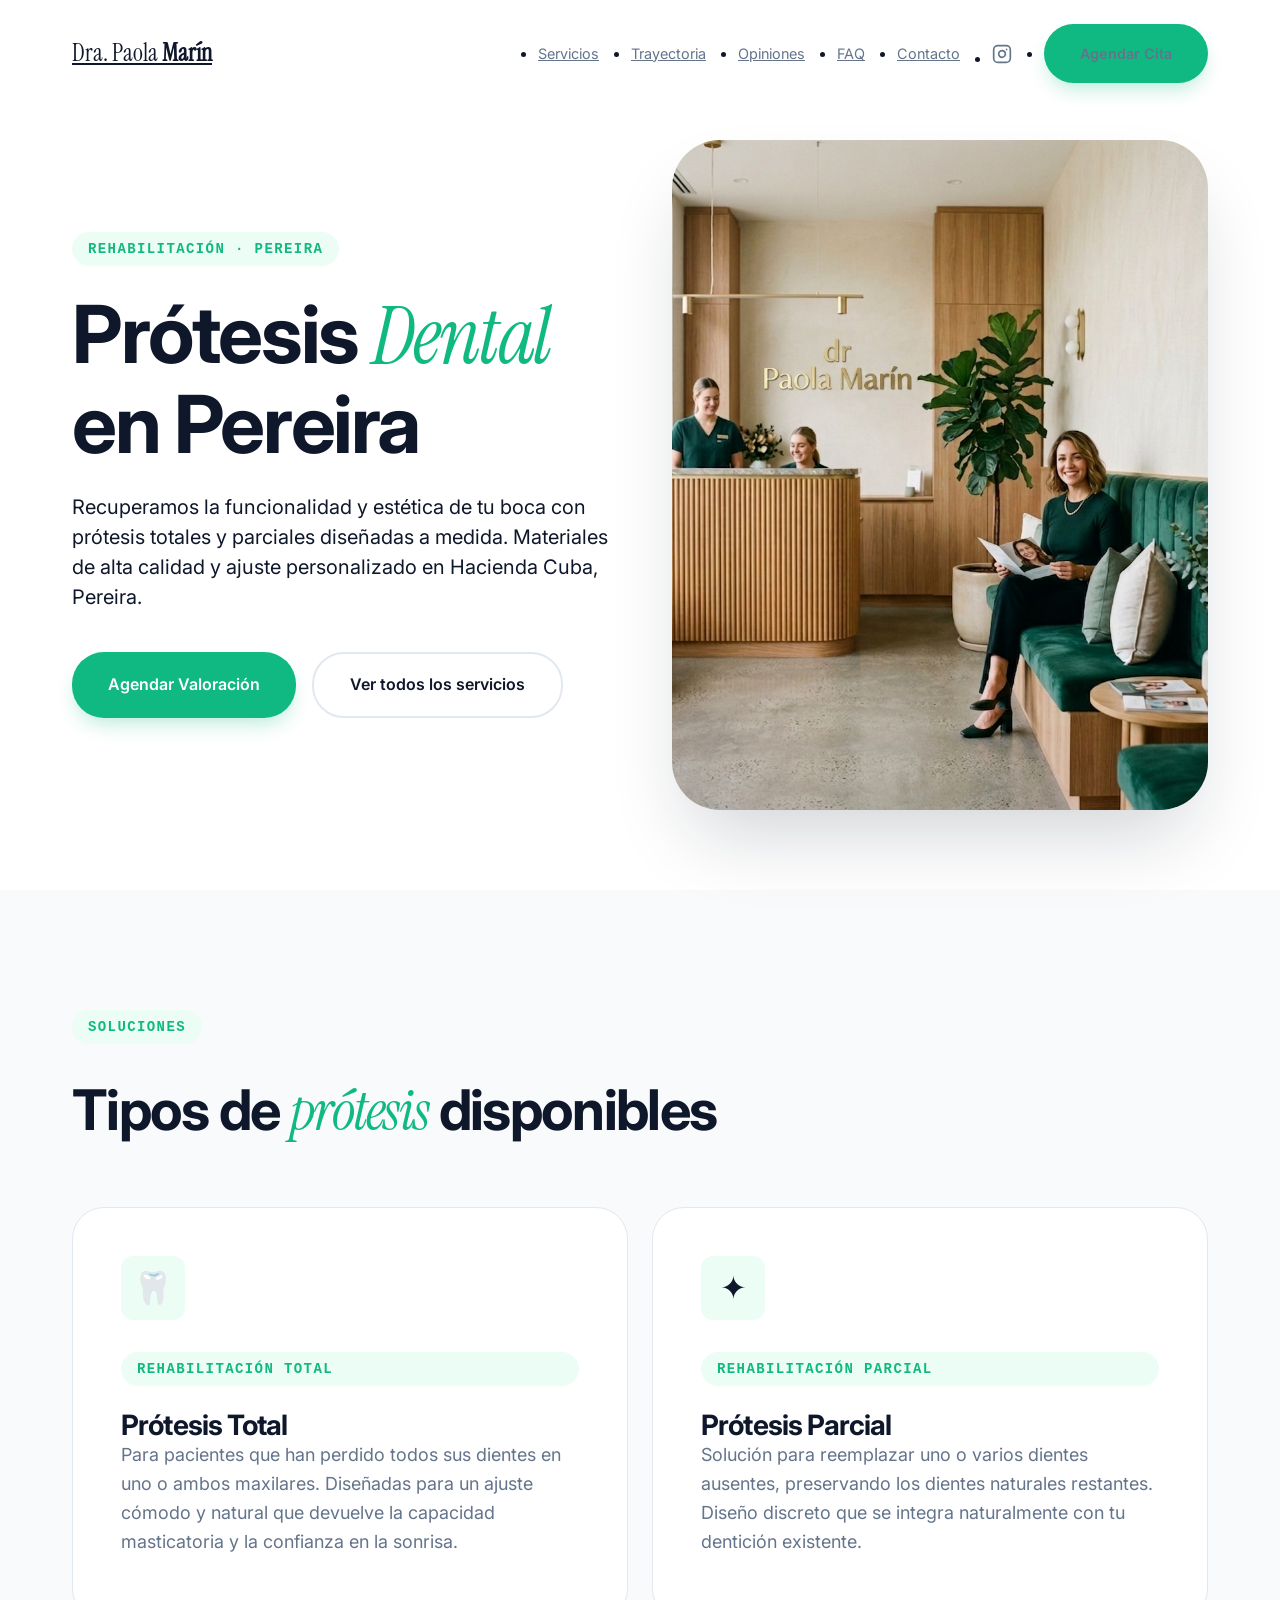
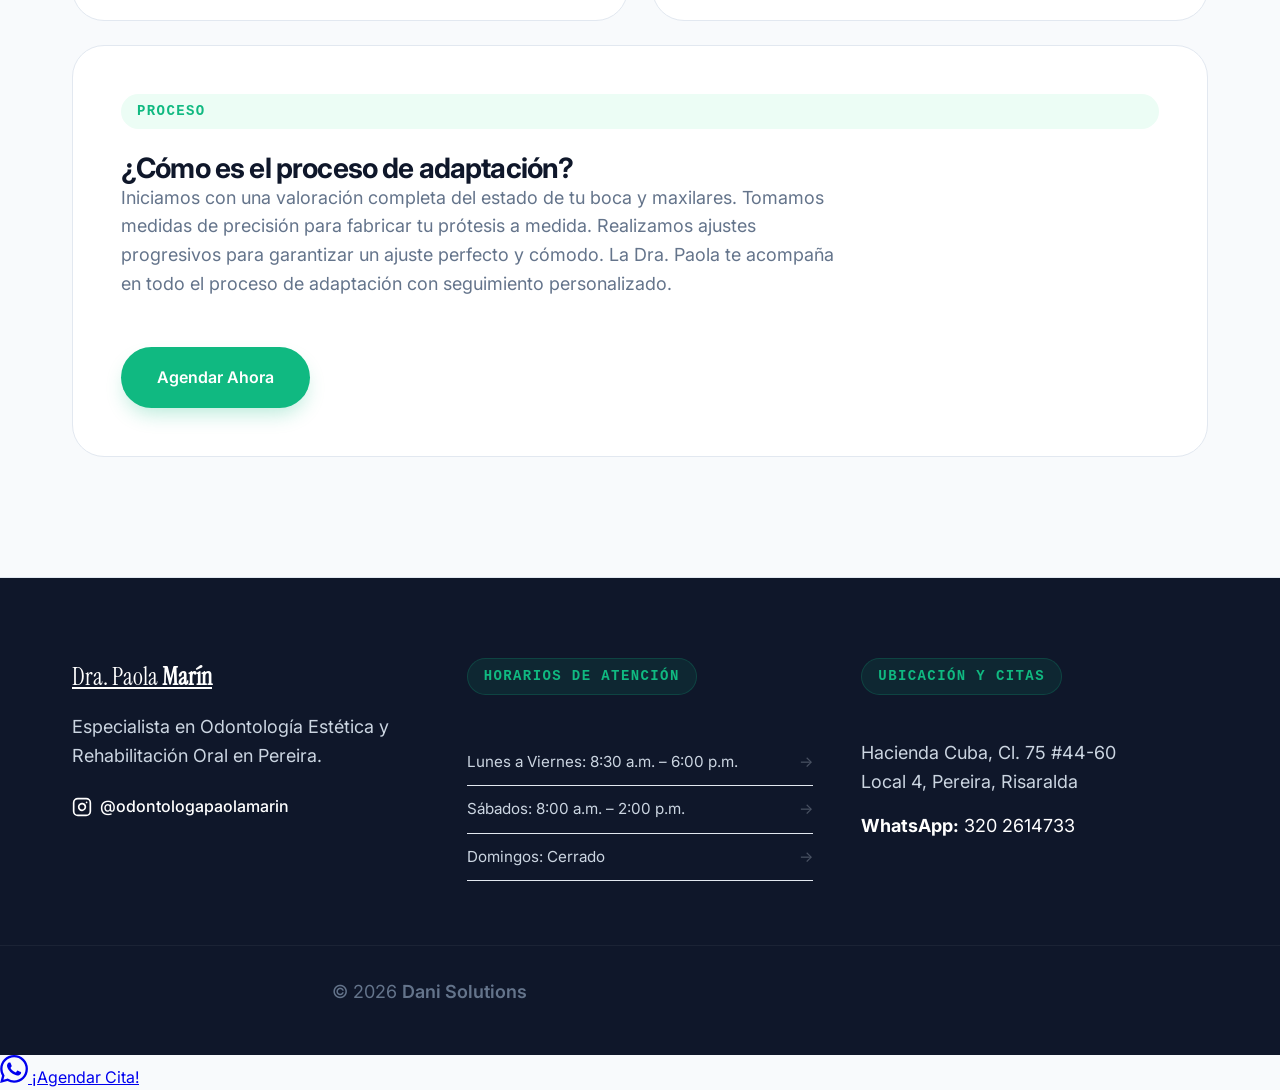
<file: protesis-dental-pereira.html>
<!DOCTYPE html>
<html lang="es">
<head>
  <meta charset="UTF-8" />
  <meta name="viewport" content="width=device-width, initial-scale=1.0" />
  <link rel="icon" href="/favicon.ico" />
  <link rel="canonical" href="https://drpaola.vercel.app/protesis-dental-pereira.html" />
  <title>Prótesis Dental en Pereira | Dra. Paola Marín</title>
  <meta name="description" content="Prótesis dental total y parcial en Pereira. La Dra. Paola Marín ofrece soluciones personalizadas para recuperar la funcionalidad y estética oral en Hacienda Cuba." />
  <meta property="og:type" content="website" />
  <meta property="og:url" content="https://drpaola.vercel.app/protesis-dental-pereira.html" />
  <meta property="og:title" content="Prótesis Dental en Pereira | Dra. Paola Marín" />
  <meta property="og:description" content="Prótesis dental total y parcial en Pereira. Soluciones personalizadas para recuperar funcionalidad y estética oral." />
  <meta property="og:image" content="https://drpaola.vercel.app/assets/dental_hero.png" />
  <link rel="preconnect" href="https://fonts.googleapis.com" />
  <link rel="preconnect" href="https://fonts.gstatic.com" crossorigin />
  <link href="https://fonts.googleapis.com/css2?family=Instrument+Serif:ital@0;1&family=Inter:wght@400;600;700;800&family=Outfit:wght@300;400;500;600&display=swap" rel="stylesheet" />
  <link rel="stylesheet" href="style.css" />
  <script type="application/ld+json">
    {
      "@context": "https://schema.org",
      "@type": "Service",
      "name": "Prótesis Dental en Pereira",
      "description": "Prótesis dental total y parcial en Pereira. Soluciones personalizadas para recuperar funcionalidad y estética oral.",
      "provider": {
        "@type": "Dentist",
        "name": "Dra. Paola Marín",
        "telephone": "+573202614733",
        "address": {
          "@type": "PostalAddress",
          "streetAddress": "Cl. 75 #44-60 Local 4, Hacienda Cuba",
          "addressLocality": "Pereira",
          "addressRegion": "Risaralda",
          "addressCountry": "CO"
        },
        "url": "https://drpaola.vercel.app/"
      },
      "areaServed": {"@type": "City", "name": "Pereira"},
      "url": "https://drpaola.vercel.app/protesis-dental-pereira.html"
    }
  </script>
</head>
<body>
  <nav class="navbar" id="navbar">
    <div class="container nav-inner">
      <a href="/" class="logo"><span>Dra. Paola <strong>Marín</strong></span></a>
      <ul class="nav-links" id="navLinks">
        <li><a href="/#servicios">Servicios</a></li>
        <li><a href="/#nosotros">Trayectoria</a></li>
        <li><a href="/#testimonios">Opiniones</a></li>
        <li><a href="/#preguntas">FAQ</a></li>
        <li><a href="/#contacto">Contacto</a></li>
        <li class="nav-social">
          <a href="https://www.instagram.com/odontologapaolamarin/" target="_blank" rel="noopener" aria-label="Instagram">
            <svg width="20" height="20" viewBox="0 0 24 24" fill="none" stroke="currentColor" stroke-width="2" stroke-linecap="round" stroke-linejoin="round"><rect x="2" y="2" width="20" height="20" rx="5" ry="5"></rect><path d="M16 11.37A4 4 0 1 1 12.63 8 4 4 0 0 1 16 11.37z"></path><line x1="17.5" y1="6.5" x2="17.51" y2="6.5"></line></svg>
          </a>
        </li>
        <li><a href="https://wa.me/573202614733" class="btn-primary" target="_blank" rel="noopener">Agendar Cita</a></li>
      </ul>
      <button class="hamburger" id="hamburger" aria-label="Menú"><span></span><span></span><span></span></button>
    </div>
  </nav>

  <section class="hero" style="min-height: 70vh; padding-top: 140px; padding-bottom: 80px; background: #FFFFFF;" id="hero">
    <div class="container hero-content">
      <div class="hero-main" data-reveal>
        <span class="hero-meta">Rehabilitación · Pereira</span>
        <h1>Prótesis <em>Dental</em> en Pereira</h1>
        <p class="lead">Recuperamos la funcionalidad y estética de tu boca con prótesis totales y parciales diseñadas a medida. Materiales de alta calidad y ajuste personalizado en Hacienda Cuba, Pereira.</p>
        <div class="hero-actions">
          <a href="https://wa.me/573202614733?text=Hola,%20quiero%20información%20sobre%20prótesis%20dental" class="btn-primary" target="_blank" rel="noopener">Agendar Valoración</a>
          <a href="/" class="btn-outline">Ver todos los servicios</a>
        </div>
      </div>
      <div class="hero-visual" data-reveal>
        <div class="hero-img-container">
          <img src="assets/dental_hero.png" alt="Prótesis Dental en Pereira — Dra. Paola Marín">
        </div>
      </div>
    </div>
  </section>

  <section id="detalles">
    <div class="container">
      <div class="section-header">
        <span class="hero-meta">Soluciones</span>
        <h2>Tipos de <em>prótesis</em> disponibles</h2>
      </div>
      <div class="bento-grid">
        <div class="bento-card" style="grid-column: span 6;" data-reveal>
          <div class="service-icon">🦷</div>
          <span class="hero-meta">Rehabilitación Total</span>
          <h3>Prótesis Total</h3>
          <p>Para pacientes que han perdido todos sus dientes en uno o ambos maxilares. Diseñadas para un ajuste cómodo y natural que devuelve la capacidad masticatoria y la confianza en la sonrisa.</p>
        </div>
        <div class="bento-card" style="grid-column: span 6;" data-reveal>
          <div class="service-icon">✦</div>
          <span class="hero-meta">Rehabilitación Parcial</span>
          <h3>Prótesis Parcial</h3>
          <p>Solución para reemplazar uno o varios dientes ausentes, preservando los dientes naturales restantes. Diseño discreto que se integra naturalmente con tu dentición existente.</p>
        </div>
        <div class="bento-card" style="grid-column: span 12;" data-reveal>
          <span class="hero-meta">Proceso</span>
          <h3>¿Cómo es el proceso de adaptación?</h3>
          <p>Iniciamos con una valoración completa del estado de tu boca y maxilares. Tomamos medidas de precisión para fabricar tu prótesis a medida. Realizamos ajustes progresivos para garantizar un ajuste perfecto y cómodo. La Dra. Paola te acompaña en todo el proceso de adaptación con seguimiento personalizado.</p>
          <div class="hero-actions" style="margin-top: 32px;">
            <a href="https://wa.me/573202614733?text=Hola,%20quiero%20agendar%20valoración%20para%20prótesis%20dental" class="btn-primary" target="_blank" rel="noopener">Agendar Ahora</a>
          </div>
        </div>
      </div>
    </div>
  </section>

  <footer class="footer">
    <div class="container footer-inner">
      <div class="footer-brand">
        <a href="/" class="logo"><span>Dra. Paola <strong>Marín</strong></span></a>
        <p style="margin-top: 16px;">Especialista en Odontología Estética y Rehabilitación Oral en Pereira.</p>
        <div class="footer-social" style="margin-top: 24px;">
          <a href="https://www.instagram.com/odontologapaolamarin/" target="_blank" rel="noopener">
            <svg width="20" height="20" viewBox="0 0 24 24" fill="none" stroke="currentColor" stroke-width="2" stroke-linecap="round" stroke-linejoin="round"><rect x="2" y="2" width="20" height="20" rx="5" ry="5"></rect><path d="M16 11.37A4 4 0 1 1 12.63 8 4 4 0 0 1 16 11.37z"></path><line x1="17.5" y1="6.5" x2="17.51" y2="6.5"></line></svg>
            <span>@odontologapaolamarin</span>
          </a>
        </div>
      </div>
      <div class="footer-hours">
        <span class="hero-meta">Horarios de Atención</span>
        <ul class="clean-list" style="margin-top: 20px; line-height: 2;">
          <li>Lunes a Viernes: 8:30 a.m. – 6:00 p.m.</li>
          <li>Sábados: 8:00 a.m. – 2:00 p.m.</li>
          <li>Domingos: Cerrado</li>
        </ul>
      </div>
      <div class="footer-contact">
        <span class="hero-meta">Ubicación y Citas</span>
        <div style="margin-top: 20px;">
          <p>Hacienda Cuba, Cl. 75 #44-60<br>Local 4, Pereira, Risaralda</p>
          <p style="margin-top: 16px; color: white;"><strong>WhatsApp:</strong> 320 2614733</p>
        </div>
      </div>
    </div>
    <div class="footer-bottom">
      <div class="container">
        <p>© 2026 <a href="https://share.google/GEZJArrfJa9wViXHR" target="_blank" rel="noopener" style="color: inherit; text-decoration: none; font-weight: 600;">Dani Solutions</a></p>
      </div>
    </div>
  </footer>

  <a href="https://wa.me/573202614733?text=Hola,%20quiero%20agendar%20una%20cita" class="wa-float" target="_blank" rel="noopener" aria-label="Contactar por WhatsApp">
    <svg viewBox="0 0 24 24" fill="currentColor" width="28" height="28"><path d="M17.472 14.382c-.297-.149-1.758-.867-2.03-.967-.273-.099-.471-.148-.67.15-.197.297-.767.966-.94 1.164-.173.199-.347.223-.644.075-.297-.15-1.255-.463-2.39-1.475-.883-.788-1.48-1.761-1.653-2.059-.173-.297-.018-.458.13-.606.134-.133.298-.347.446-.52.149-.174.198-.298.298-.497.099-.198.05-.371-.025-.52-.075-.149-.669-1.612-.916-2.207-.242-.579-.487-.5-.669-.51-.173-.008-.371-.01-.57-.01-.198 0-.52.074-.792.372-.272.297-1.04 1.016-1.04 2.479 0 1.462 1.065 2.875 1.213 3.074.149.198 2.096 3.2 5.077 4.487.709.306 1.262.489 1.694.625.712.227 1.36.195 1.871.118.571-.085 1.758-.719 2.006-1.413.248-.694.248-1.289.173-1.413-.074-.124-.272-.198-.57-.347m-5.421 7.403h-.004a9.87 9.87 0 01-5.031-1.378l-.361-.214-3.741.982.998-3.648-.235-.374a9.86 9.86 0 01-1.51-5.26c.001-5.45 4.436-9.884 9.888-9.884 2.64 0 5.122 1.03 6.988 2.898a9.825 9.825 0 012.893 6.994c-.003 5.45-4.437 9.884-9.885 9.884m8.413-18.297A11.815 11.815 0 0012.05 0C5.495 0 .16 5.335.157 11.892c0 2.096.547 4.142 1.588 5.945L.057 24l6.305-1.654a11.882 11.882 0 005.683 1.448h.005c6.554 0 11.89-5.335 11.893-11.893a11.821 11.821 0 00-3.48-8.413Z"/></svg>
    <span class="wa-tooltip">¡Agendar Cita!</span>
  </a>
  <script src="script.js"></script>
</body>
</html>
</file>
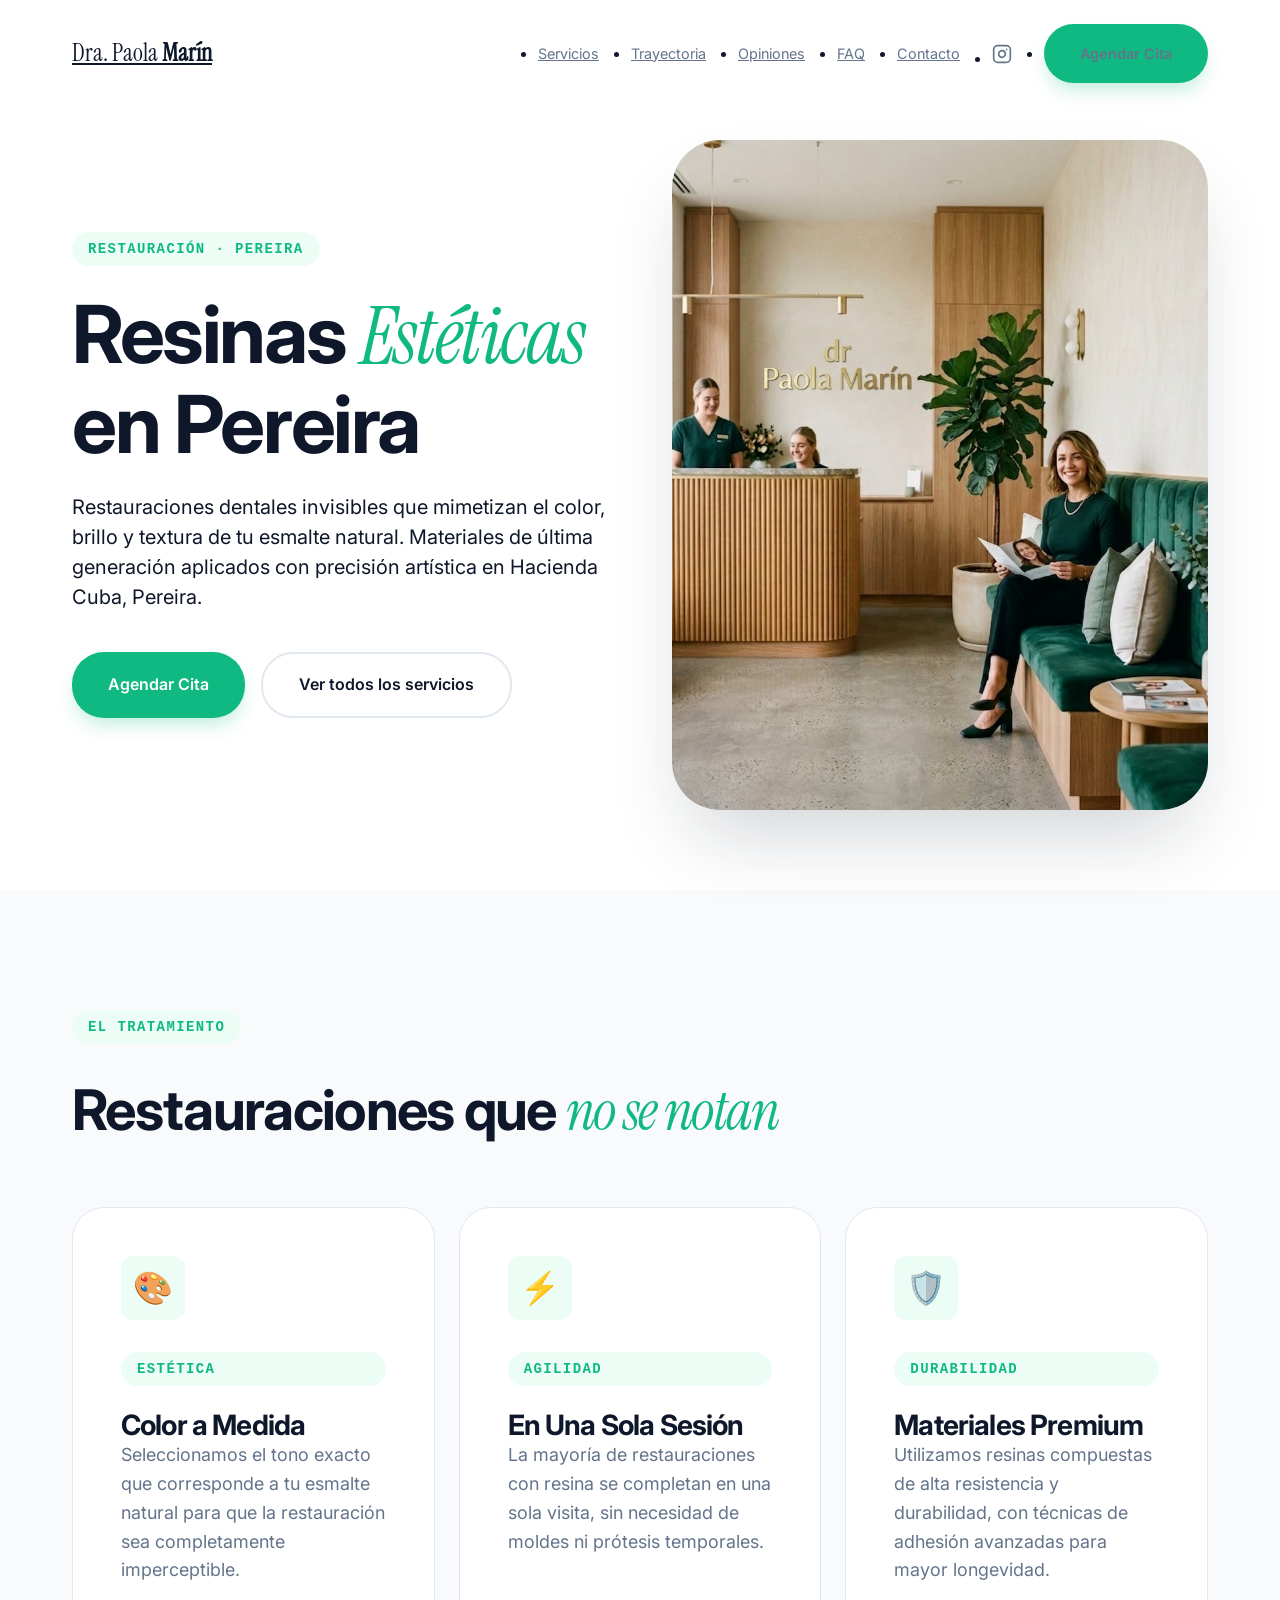
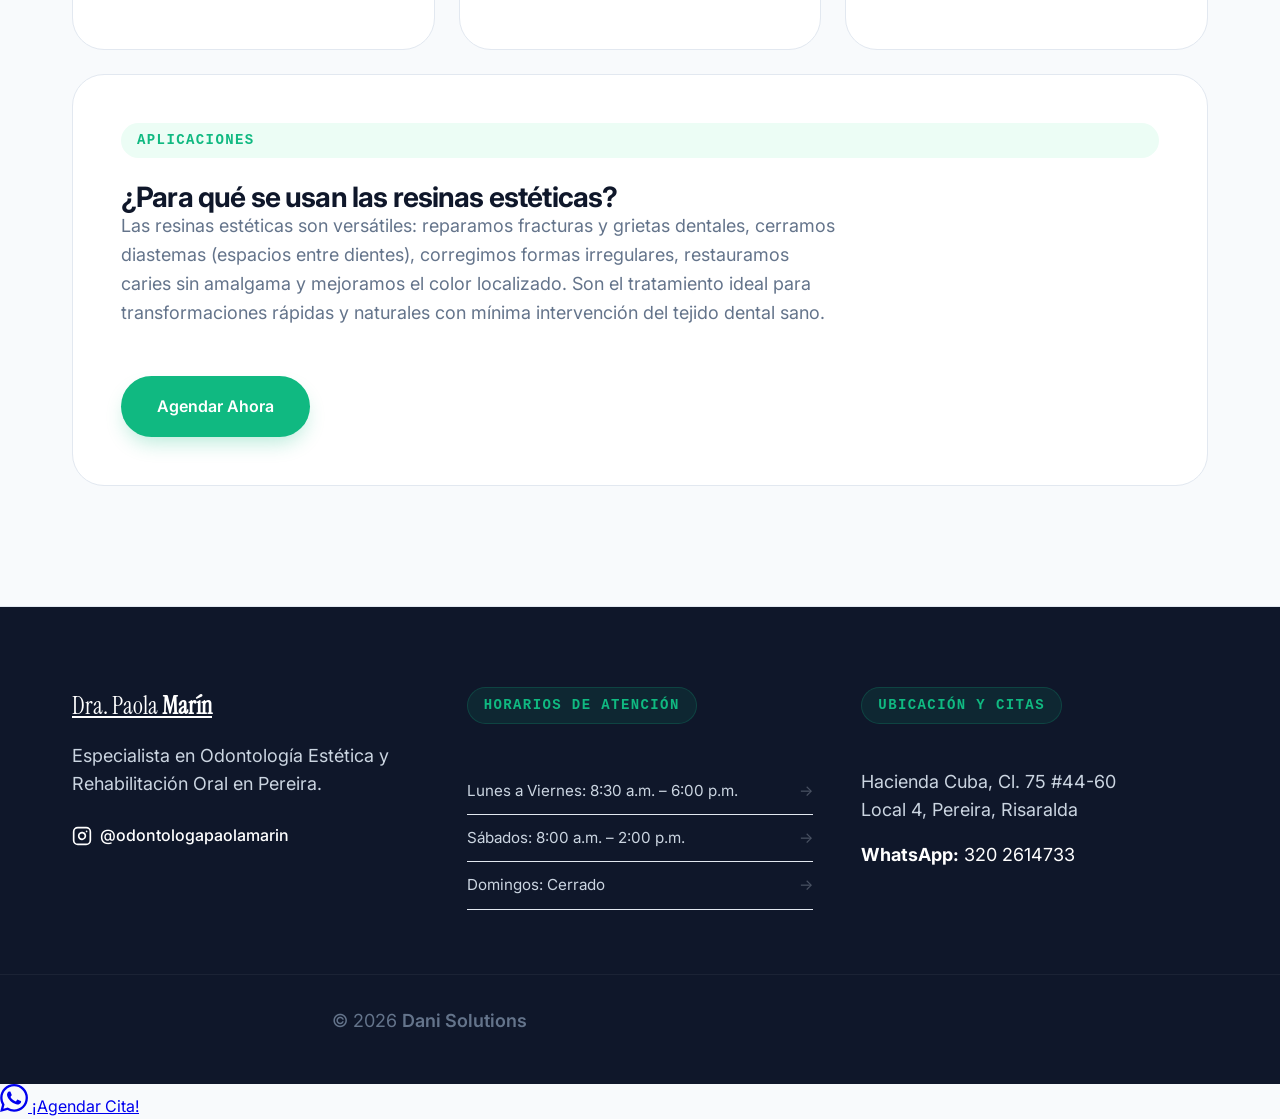
<file: resinas-esteticas-pereira.html>
<!DOCTYPE html>
<html lang="es">
<head>
  <meta charset="UTF-8" />
  <meta name="viewport" content="width=device-width, initial-scale=1.0" />
  <link rel="icon" href="/favicon.ico" />
  <link rel="canonical" href="https://drpaola.vercel.app/resinas-esteticas-pereira.html" />
  <title>Resinas Estéticas en Pereira | Dra. Paola Marín</title>
  <meta name="description" content="Resinas estéticas dentales en Pereira. Restauraciones invisibles que imitan el esmalte natural con materiales premium. Dra. Paola Marín en Hacienda Cuba, Pereira." />
  <meta property="og:type" content="website" />
  <meta property="og:url" content="https://drpaola.vercel.app/resinas-esteticas-pereira.html" />
  <meta property="og:title" content="Resinas Estéticas en Pereira | Dra. Paola Marín" />
  <meta property="og:description" content="Resinas estéticas en Pereira. Restauraciones invisibles de alta calidad que imitan el color y textura del esmalte natural." />
  <meta property="og:image" content="https://drpaola.vercel.app/assets/dental_hero.png" />
  <link rel="preconnect" href="https://fonts.googleapis.com" />
  <link rel="preconnect" href="https://fonts.gstatic.com" crossorigin />
  <link href="https://fonts.googleapis.com/css2?family=Instrument+Serif:ital@0;1&family=Inter:wght@400;600;700;800&family=Outfit:wght@300;400;500;600&display=swap" rel="stylesheet" />
  <link rel="stylesheet" href="style.css" />
  <script type="application/ld+json">
    {
      "@context": "https://schema.org",
      "@type": "Service",
      "name": "Resinas Estéticas en Pereira",
      "description": "Resinas estéticas dentales en Pereira. Restauraciones invisibles que imitan el color y textura del esmalte natural con materiales premium.",
      "provider": {
        "@type": "Dentist",
        "name": "Dra. Paola Marín",
        "telephone": "+573202614733",
        "address": {
          "@type": "PostalAddress",
          "streetAddress": "Cl. 75 #44-60 Local 4, Hacienda Cuba",
          "addressLocality": "Pereira",
          "addressRegion": "Risaralda",
          "addressCountry": "CO"
        },
        "url": "https://drpaola.vercel.app/"
      },
      "areaServed": {"@type": "City", "name": "Pereira"},
      "url": "https://drpaola.vercel.app/resinas-esteticas-pereira.html"
    }
  </script>
</head>
<body>
  <nav class="navbar" id="navbar">
    <div class="container nav-inner">
      <a href="/" class="logo"><span>Dra. Paola <strong>Marín</strong></span></a>
      <ul class="nav-links" id="navLinks">
        <li><a href="/#servicios">Servicios</a></li>
        <li><a href="/#nosotros">Trayectoria</a></li>
        <li><a href="/#testimonios">Opiniones</a></li>
        <li><a href="/#preguntas">FAQ</a></li>
        <li><a href="/#contacto">Contacto</a></li>
        <li class="nav-social">
          <a href="https://www.instagram.com/odontologapaolamarin/" target="_blank" rel="noopener" aria-label="Instagram">
            <svg width="20" height="20" viewBox="0 0 24 24" fill="none" stroke="currentColor" stroke-width="2" stroke-linecap="round" stroke-linejoin="round"><rect x="2" y="2" width="20" height="20" rx="5" ry="5"></rect><path d="M16 11.37A4 4 0 1 1 12.63 8 4 4 0 0 1 16 11.37z"></path><line x1="17.5" y1="6.5" x2="17.51" y2="6.5"></line></svg>
          </a>
        </li>
        <li><a href="https://wa.me/573202614733" class="btn-primary" target="_blank" rel="noopener">Agendar Cita</a></li>
      </ul>
      <button class="hamburger" id="hamburger" aria-label="Menú"><span></span><span></span><span></span></button>
    </div>
  </nav>

  <section class="hero" style="min-height: 70vh; padding-top: 140px; padding-bottom: 80px; background: #FFFFFF;" id="hero">
    <div class="container hero-content">
      <div class="hero-main" data-reveal>
        <span class="hero-meta">Restauración · Pereira</span>
        <h1>Resinas <em>Estéticas</em> en Pereira</h1>
        <p class="lead">Restauraciones dentales invisibles que mimetizan el color, brillo y textura de tu esmalte natural. Materiales de última generación aplicados con precisión artística en Hacienda Cuba, Pereira.</p>
        <div class="hero-actions">
          <a href="https://wa.me/573202614733?text=Hola,%20quiero%20información%20sobre%20resinas%20estéticas" class="btn-primary" target="_blank" rel="noopener">Agendar Cita</a>
          <a href="/" class="btn-outline">Ver todos los servicios</a>
        </div>
      </div>
      <div class="hero-visual" data-reveal>
        <div class="hero-img-container">
          <img src="assets/dental_hero.png" alt="Resinas Estéticas en Pereira — Dra. Paola Marín">
        </div>
      </div>
    </div>
  </section>

  <section id="detalles">
    <div class="container">
      <div class="section-header">
        <span class="hero-meta">El Tratamiento</span>
        <h2>Restauraciones que <em>no se notan</em></h2>
      </div>
      <div class="bento-grid">
        <div class="bento-card" style="grid-column: span 4;" data-reveal>
          <div class="service-icon">🎨</div>
          <span class="hero-meta">Estética</span>
          <h3>Color a Medida</h3>
          <p>Seleccionamos el tono exacto que corresponde a tu esmalte natural para que la restauración sea completamente imperceptible.</p>
        </div>
        <div class="bento-card" style="grid-column: span 4;" data-reveal>
          <div class="service-icon">⚡</div>
          <span class="hero-meta">Agilidad</span>
          <h3>En Una Sola Sesión</h3>
          <p>La mayoría de restauraciones con resina se completan en una sola visita, sin necesidad de moldes ni prótesis temporales.</p>
        </div>
        <div class="bento-card" style="grid-column: span 4;" data-reveal>
          <div class="service-icon">🛡️</div>
          <span class="hero-meta">Durabilidad</span>
          <h3>Materiales Premium</h3>
          <p>Utilizamos resinas compuestas de alta resistencia y durabilidad, con técnicas de adhesión avanzadas para mayor longevidad.</p>
        </div>
        <div class="bento-card" style="grid-column: span 12;" data-reveal>
          <span class="hero-meta">Aplicaciones</span>
          <h3>¿Para qué se usan las resinas estéticas?</h3>
          <p>Las resinas estéticas son versátiles: reparamos fracturas y grietas dentales, cerramos diastemas (espacios entre dientes), corregimos formas irregulares, restauramos caries sin amalgama y mejoramos el color localizado. Son el tratamiento ideal para transformaciones rápidas y naturales con mínima intervención del tejido dental sano.</p>
          <div class="hero-actions" style="margin-top: 32px;">
            <a href="https://wa.me/573202614733?text=Hola,%20quiero%20agendar%20cita%20para%20resinas%20estéticas" class="btn-primary" target="_blank" rel="noopener">Agendar Ahora</a>
          </div>
        </div>
      </div>
    </div>
  </section>

  <footer class="footer">
    <div class="container footer-inner">
      <div class="footer-brand">
        <a href="/" class="logo"><span>Dra. Paola <strong>Marín</strong></span></a>
        <p style="margin-top: 16px;">Especialista en Odontología Estética y Rehabilitación Oral en Pereira.</p>
        <div class="footer-social" style="margin-top: 24px;">
          <a href="https://www.instagram.com/odontologapaolamarin/" target="_blank" rel="noopener">
            <svg width="20" height="20" viewBox="0 0 24 24" fill="none" stroke="currentColor" stroke-width="2" stroke-linecap="round" stroke-linejoin="round"><rect x="2" y="2" width="20" height="20" rx="5" ry="5"></rect><path d="M16 11.37A4 4 0 1 1 12.63 8 4 4 0 0 1 16 11.37z"></path><line x1="17.5" y1="6.5" x2="17.51" y2="6.5"></line></svg>
            <span>@odontologapaolamarin</span>
          </a>
        </div>
      </div>
      <div class="footer-hours">
        <span class="hero-meta">Horarios de Atención</span>
        <ul class="clean-list" style="margin-top: 20px; line-height: 2;">
          <li>Lunes a Viernes: 8:30 a.m. – 6:00 p.m.</li>
          <li>Sábados: 8:00 a.m. – 2:00 p.m.</li>
          <li>Domingos: Cerrado</li>
        </ul>
      </div>
      <div class="footer-contact">
        <span class="hero-meta">Ubicación y Citas</span>
        <div style="margin-top: 20px;">
          <p>Hacienda Cuba, Cl. 75 #44-60<br>Local 4, Pereira, Risaralda</p>
          <p style="margin-top: 16px; color: white;"><strong>WhatsApp:</strong> 320 2614733</p>
        </div>
      </div>
    </div>
    <div class="footer-bottom">
      <div class="container">
        <p>© 2026 <a href="https://share.google/GEZJArrfJa9wViXHR" target="_blank" rel="noopener" style="color: inherit; text-decoration: none; font-weight: 600;">Dani Solutions</a></p>
      </div>
    </div>
  </footer>

  <a href="https://wa.me/573202614733?text=Hola,%20quiero%20agendar%20una%20cita" class="wa-float" target="_blank" rel="noopener" aria-label="Contactar por WhatsApp">
    <svg viewBox="0 0 24 24" fill="currentColor" width="28" height="28"><path d="M17.472 14.382c-.297-.149-1.758-.867-2.03-.967-.273-.099-.471-.148-.67.15-.197.297-.767.966-.94 1.164-.173.199-.347.223-.644.075-.297-.15-1.255-.463-2.39-1.475-.883-.788-1.48-1.761-1.653-2.059-.173-.297-.018-.458.13-.606.134-.133.298-.347.446-.52.149-.174.198-.298.298-.497.099-.198.05-.371-.025-.52-.075-.149-.669-1.612-.916-2.207-.242-.579-.487-.5-.669-.51-.173-.008-.371-.01-.57-.01-.198 0-.52.074-.792.372-.272.297-1.04 1.016-1.04 2.479 0 1.462 1.065 2.875 1.213 3.074.149.198 2.096 3.2 5.077 4.487.709.306 1.262.489 1.694.625.712.227 1.36.195 1.871.118.571-.085 1.758-.719 2.006-1.413.248-.694.248-1.289.173-1.413-.074-.124-.272-.198-.57-.347m-5.421 7.403h-.004a9.87 9.87 0 01-5.031-1.378l-.361-.214-3.741.982.998-3.648-.235-.374a9.86 9.86 0 01-1.51-5.26c.001-5.45 4.436-9.884 9.888-9.884 2.64 0 5.122 1.03 6.988 2.898a9.825 9.825 0 012.893 6.994c-.003 5.45-4.437 9.884-9.885 9.884m8.413-18.297A11.815 11.815 0 0012.05 0C5.495 0 .16 5.335.157 11.892c0 2.096.547 4.142 1.588 5.945L.057 24l6.305-1.654a11.882 11.882 0 005.683 1.448h.005c6.554 0 11.89-5.335 11.893-11.893a11.821 11.821 0 00-3.48-8.413Z"/></svg>
    <span class="wa-tooltip">¡Agendar Cita!</span>
  </a>
  <script src="script.js"></script>
</body>
</html>
</file>
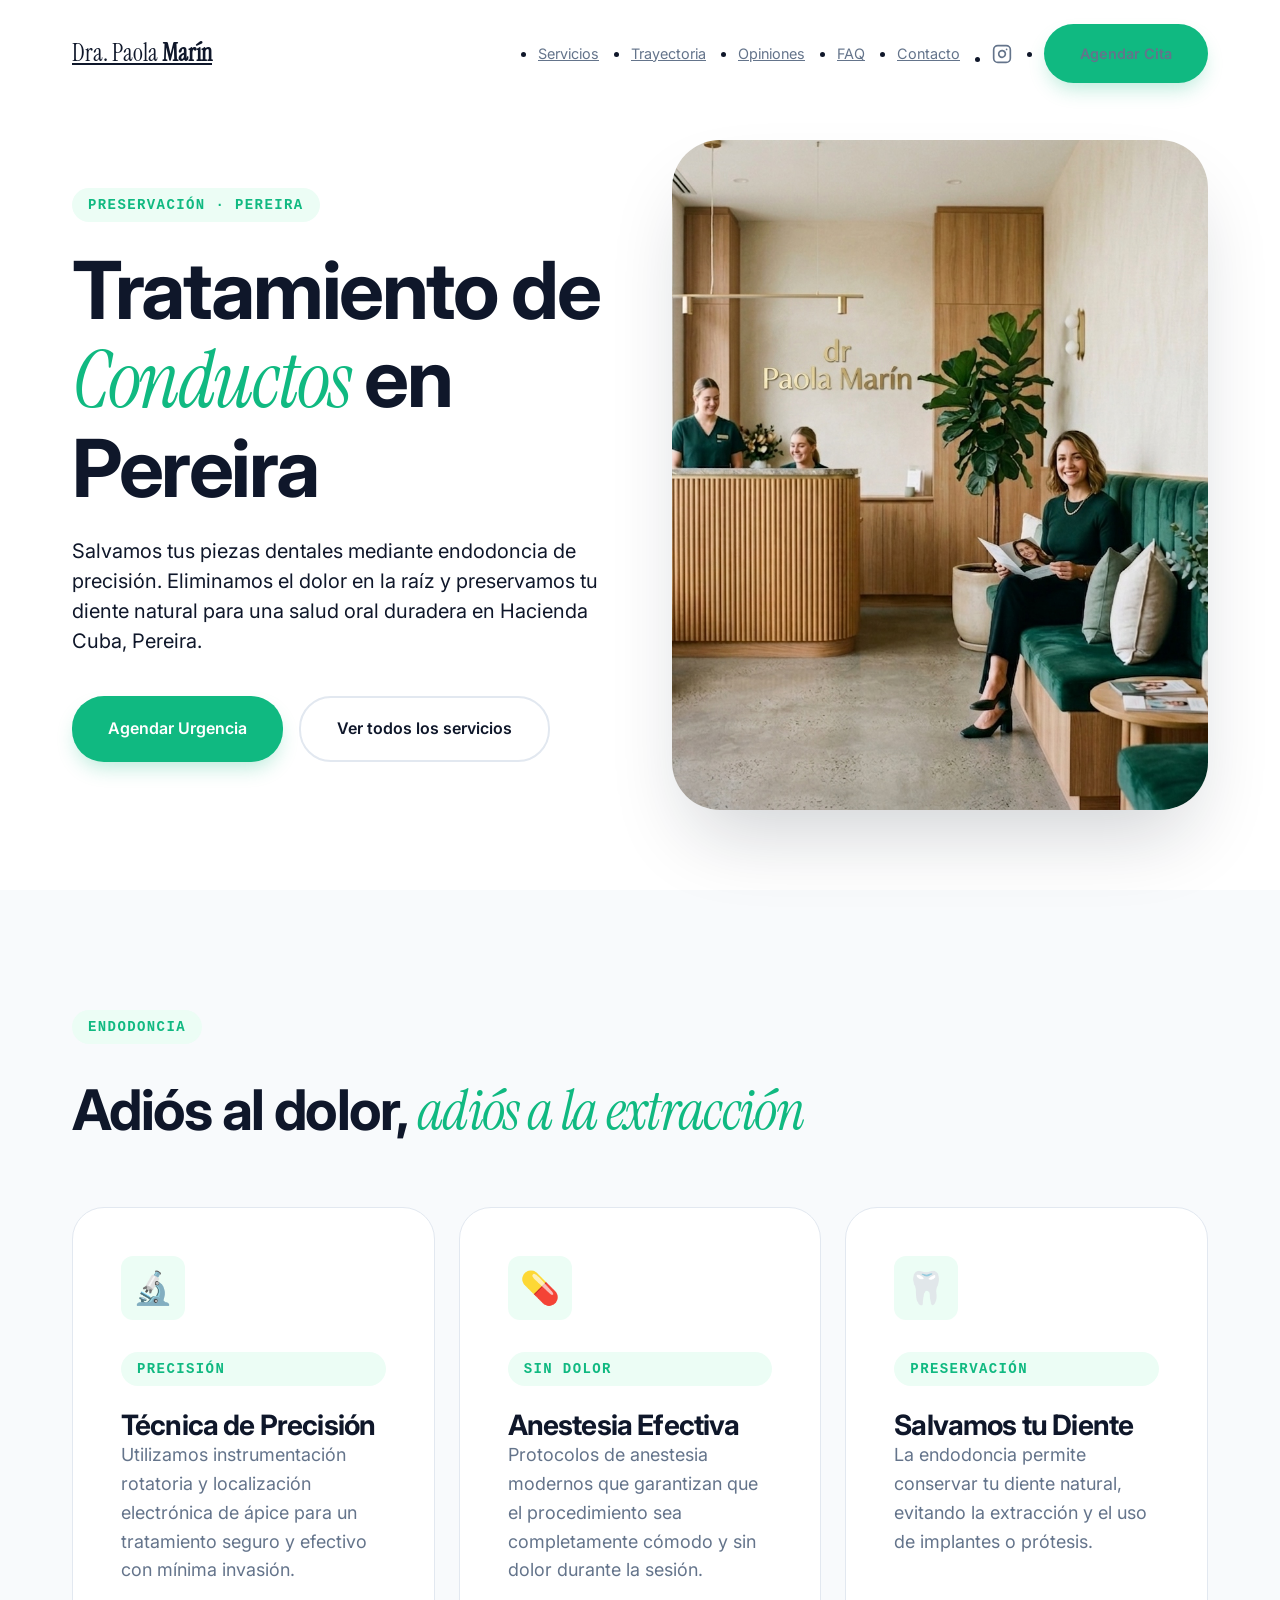
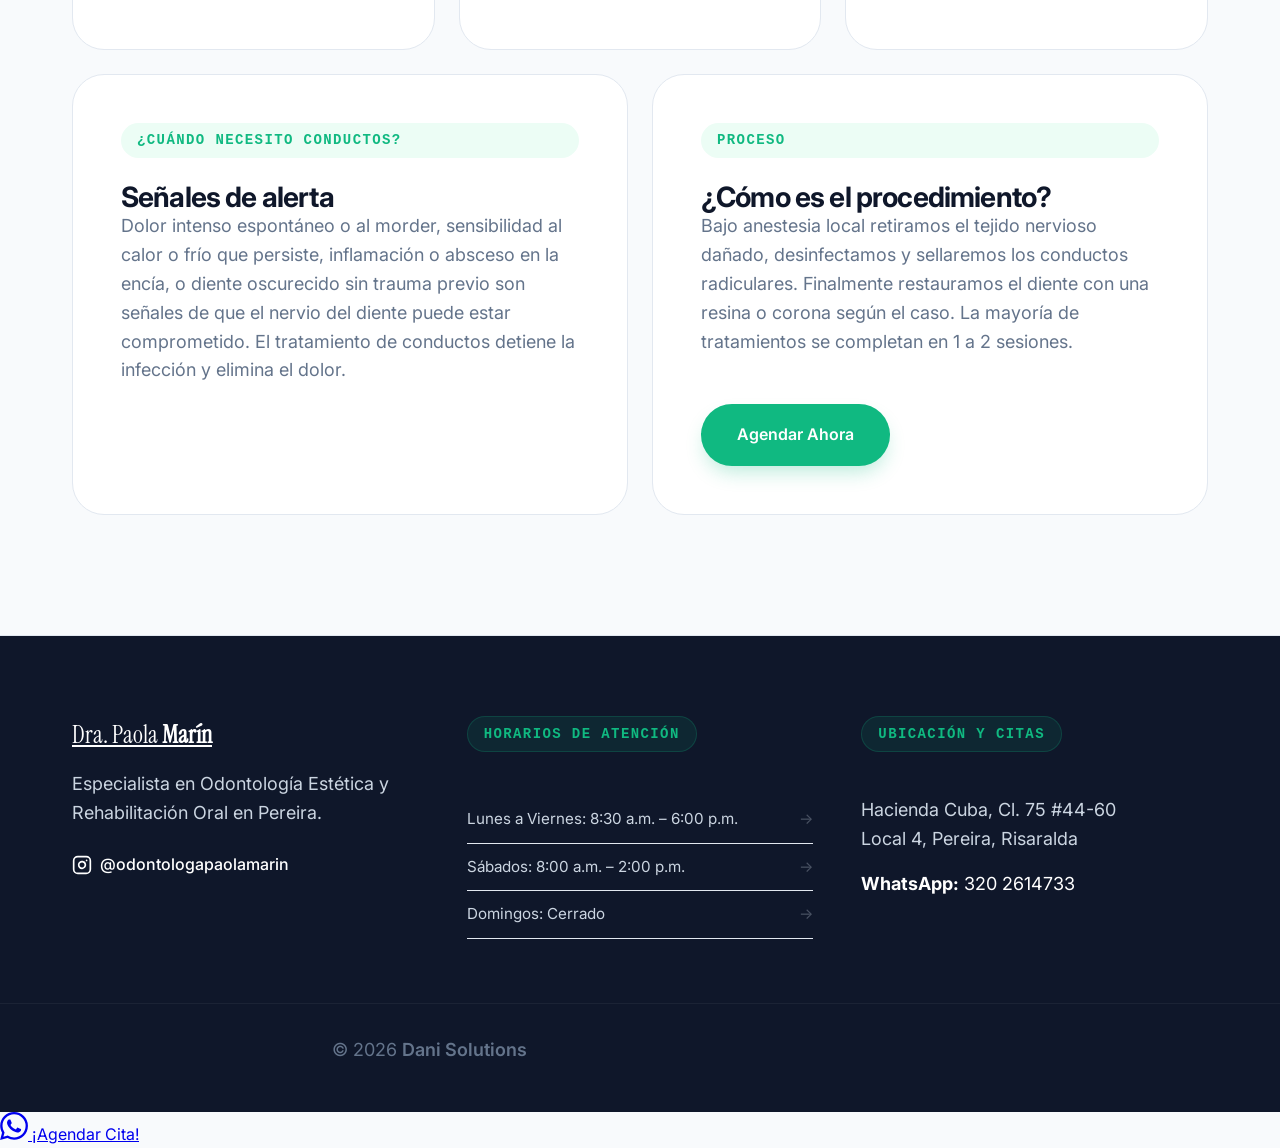
<file: tratamiento-conductos-pereira.html>
<!DOCTYPE html>
<html lang="es">
<head>
  <meta charset="UTF-8" />
  <meta name="viewport" content="width=device-width, initial-scale=1.0" />
  <link rel="icon" href="/favicon.ico" />
  <link rel="canonical" href="https://drpaola.vercel.app/tratamiento-conductos-pereira.html" />
  <title>Tratamiento de Conductos en Pereira | Dra. Paola Marín</title>
  <meta name="description" content="Tratamiento de conductos (endodoncia) en Pereira. La Dra. Paola Marín elimina el dolor y preserva tus dientes con precisión clínica en Hacienda Cuba, Pereira." />
  <meta property="og:type" content="website" />
  <meta property="og:url" content="https://drpaola.vercel.app/tratamiento-conductos-pereira.html" />
  <meta property="og:title" content="Tratamiento de Conductos en Pereira | Dra. Paola Marín" />
  <meta property="og:description" content="Endodoncia y tratamiento de conductos en Pereira. Eliminamos el dolor y salvamos tus piezas dentales con precisión clínica." />
  <meta property="og:image" content="https://drpaola.vercel.app/assets/dental_hero.png" />
  <link rel="preconnect" href="https://fonts.googleapis.com" />
  <link rel="preconnect" href="https://fonts.gstatic.com" crossorigin />
  <link href="https://fonts.googleapis.com/css2?family=Instrument+Serif:ital@0;1&family=Inter:wght@400;600;700;800&family=Outfit:wght@300;400;500;600&display=swap" rel="stylesheet" />
  <link rel="stylesheet" href="style.css" />
  <script type="application/ld+json">
    {
      "@context": "https://schema.org",
      "@type": "Service",
      "name": "Tratamiento de Conductos en Pereira",
      "description": "Endodoncia y tratamiento de conductos en Pereira. Eliminamos el dolor y preservamos las piezas dentales con precisión clínica.",
      "provider": {
        "@type": "Dentist",
        "name": "Dra. Paola Marín",
        "telephone": "+573202614733",
        "address": {
          "@type": "PostalAddress",
          "streetAddress": "Cl. 75 #44-60 Local 4, Hacienda Cuba",
          "addressLocality": "Pereira",
          "addressRegion": "Risaralda",
          "addressCountry": "CO"
        },
        "url": "https://drpaola.vercel.app/"
      },
      "areaServed": {"@type": "City", "name": "Pereira"},
      "url": "https://drpaola.vercel.app/tratamiento-conductos-pereira.html"
    }
  </script>
</head>
<body>
  <nav class="navbar" id="navbar">
    <div class="container nav-inner">
      <a href="/" class="logo"><span>Dra. Paola <strong>Marín</strong></span></a>
      <ul class="nav-links" id="navLinks">
        <li><a href="/#servicios">Servicios</a></li>
        <li><a href="/#nosotros">Trayectoria</a></li>
        <li><a href="/#testimonios">Opiniones</a></li>
        <li><a href="/#preguntas">FAQ</a></li>
        <li><a href="/#contacto">Contacto</a></li>
        <li class="nav-social">
          <a href="https://www.instagram.com/odontologapaolamarin/" target="_blank" rel="noopener" aria-label="Instagram">
            <svg width="20" height="20" viewBox="0 0 24 24" fill="none" stroke="currentColor" stroke-width="2" stroke-linecap="round" stroke-linejoin="round"><rect x="2" y="2" width="20" height="20" rx="5" ry="5"></rect><path d="M16 11.37A4 4 0 1 1 12.63 8 4 4 0 0 1 16 11.37z"></path><line x1="17.5" y1="6.5" x2="17.51" y2="6.5"></line></svg>
          </a>
        </li>
        <li><a href="https://wa.me/573202614733" class="btn-primary" target="_blank" rel="noopener">Agendar Cita</a></li>
      </ul>
      <button class="hamburger" id="hamburger" aria-label="Menú"><span></span><span></span><span></span></button>
    </div>
  </nav>

  <section class="hero" style="min-height: 70vh; padding-top: 140px; padding-bottom: 80px; background: #FFFFFF;" id="hero">
    <div class="container hero-content">
      <div class="hero-main" data-reveal>
        <span class="hero-meta">Preservación · Pereira</span>
        <h1>Tratamiento de <em>Conductos</em> en Pereira</h1>
        <p class="lead">Salvamos tus piezas dentales mediante endodoncia de precisión. Eliminamos el dolor en la raíz y preservamos tu diente natural para una salud oral duradera en Hacienda Cuba, Pereira.</p>
        <div class="hero-actions">
          <a href="https://wa.me/573202614733?text=Hola,%20quiero%20información%20sobre%20tratamiento%20de%20conductos" class="btn-primary" target="_blank" rel="noopener">Agendar Urgencia</a>
          <a href="/" class="btn-outline">Ver todos los servicios</a>
        </div>
      </div>
      <div class="hero-visual" data-reveal>
        <div class="hero-img-container">
          <img src="assets/dental_hero.png" alt="Tratamiento de Conductos en Pereira — Dra. Paola Marín">
        </div>
      </div>
    </div>
  </section>

  <section id="detalles">
    <div class="container">
      <div class="section-header">
        <span class="hero-meta">Endodoncia</span>
        <h2>Adiós al dolor, <em>adiós a la extracción</em></h2>
      </div>
      <div class="bento-grid">
        <div class="bento-card" style="grid-column: span 4;" data-reveal>
          <div class="service-icon">🔬</div>
          <span class="hero-meta">Precisión</span>
          <h3>Técnica de Precisión</h3>
          <p>Utilizamos instrumentación rotatoria y localización electrónica de ápice para un tratamiento seguro y efectivo con mínima invasión.</p>
        </div>
        <div class="bento-card" style="grid-column: span 4;" data-reveal>
          <div class="service-icon">💊</div>
          <span class="hero-meta">Sin Dolor</span>
          <h3>Anestesia Efectiva</h3>
          <p>Protocolos de anestesia modernos que garantizan que el procedimiento sea completamente cómodo y sin dolor durante la sesión.</p>
        </div>
        <div class="bento-card" style="grid-column: span 4;" data-reveal>
          <div class="service-icon">🦷</div>
          <span class="hero-meta">Preservación</span>
          <h3>Salvamos tu Diente</h3>
          <p>La endodoncia permite conservar tu diente natural, evitando la extracción y el uso de implantes o prótesis.</p>
        </div>
        <div class="bento-card" style="grid-column: span 6;" data-reveal>
          <span class="hero-meta">¿Cuándo necesito conductos?</span>
          <h3>Señales de alerta</h3>
          <p>Dolor intenso espontáneo o al morder, sensibilidad al calor o frío que persiste, inflamación o absceso en la encía, o diente oscurecido sin trauma previo son señales de que el nervio del diente puede estar comprometido. El tratamiento de conductos detiene la infección y elimina el dolor.</p>
        </div>
        <div class="bento-card" style="grid-column: span 6;" data-reveal>
          <span class="hero-meta">Proceso</span>
          <h3>¿Cómo es el procedimiento?</h3>
          <p>Bajo anestesia local retiramos el tejido nervioso dañado, desinfectamos y sellaremos los conductos radiculares. Finalmente restauramos el diente con una resina o corona según el caso. La mayoría de tratamientos se completan en 1 a 2 sesiones.</p>
          <div class="hero-actions" style="margin-top: 32px;">
            <a href="https://wa.me/573202614733?text=Hola,%20tengo%20dolor%20dental%20y%20quiero%20agendar%20urgencia" class="btn-primary" target="_blank" rel="noopener">Agendar Ahora</a>
          </div>
        </div>
      </div>
    </div>
  </section>

  <footer class="footer">
    <div class="container footer-inner">
      <div class="footer-brand">
        <a href="/" class="logo"><span>Dra. Paola <strong>Marín</strong></span></a>
        <p style="margin-top: 16px;">Especialista en Odontología Estética y Rehabilitación Oral en Pereira.</p>
        <div class="footer-social" style="margin-top: 24px;">
          <a href="https://www.instagram.com/odontologapaolamarin/" target="_blank" rel="noopener">
            <svg width="20" height="20" viewBox="0 0 24 24" fill="none" stroke="currentColor" stroke-width="2" stroke-linecap="round" stroke-linejoin="round"><rect x="2" y="2" width="20" height="20" rx="5" ry="5"></rect><path d="M16 11.37A4 4 0 1 1 12.63 8 4 4 0 0 1 16 11.37z"></path><line x1="17.5" y1="6.5" x2="17.51" y2="6.5"></line></svg>
            <span>@odontologapaolamarin</span>
          </a>
        </div>
      </div>
      <div class="footer-hours">
        <span class="hero-meta">Horarios de Atención</span>
        <ul class="clean-list" style="margin-top: 20px; line-height: 2;">
          <li>Lunes a Viernes: 8:30 a.m. – 6:00 p.m.</li>
          <li>Sábados: 8:00 a.m. – 2:00 p.m.</li>
          <li>Domingos: Cerrado</li>
        </ul>
      </div>
      <div class="footer-contact">
        <span class="hero-meta">Ubicación y Citas</span>
        <div style="margin-top: 20px;">
          <p>Hacienda Cuba, Cl. 75 #44-60<br>Local 4, Pereira, Risaralda</p>
          <p style="margin-top: 16px; color: white;"><strong>WhatsApp:</strong> 320 2614733</p>
        </div>
      </div>
    </div>
    <div class="footer-bottom">
      <div class="container">
        <p>© 2026 <a href="https://share.google/GEZJArrfJa9wViXHR" target="_blank" rel="noopener" style="color: inherit; text-decoration: none; font-weight: 600;">Dani Solutions</a></p>
      </div>
    </div>
  </footer>

  <a href="https://wa.me/573202614733?text=Hola,%20quiero%20agendar%20una%20cita" class="wa-float" target="_blank" rel="noopener" aria-label="Contactar por WhatsApp">
    <svg viewBox="0 0 24 24" fill="currentColor" width="28" height="28"><path d="M17.472 14.382c-.297-.149-1.758-.867-2.03-.967-.273-.099-.471-.148-.67.15-.197.297-.767.966-.94 1.164-.173.199-.347.223-.644.075-.297-.15-1.255-.463-2.39-1.475-.883-.788-1.48-1.761-1.653-2.059-.173-.297-.018-.458.13-.606.134-.133.298-.347.446-.52.149-.174.198-.298.298-.497.099-.198.05-.371-.025-.52-.075-.149-.669-1.612-.916-2.207-.242-.579-.487-.5-.669-.51-.173-.008-.371-.01-.57-.01-.198 0-.52.074-.792.372-.272.297-1.04 1.016-1.04 2.479 0 1.462 1.065 2.875 1.213 3.074.149.198 2.096 3.2 5.077 4.487.709.306 1.262.489 1.694.625.712.227 1.36.195 1.871.118.571-.085 1.758-.719 2.006-1.413.248-.694.248-1.289.173-1.413-.074-.124-.272-.198-.57-.347m-5.421 7.403h-.004a9.87 9.87 0 01-5.031-1.378l-.361-.214-3.741.982.998-3.648-.235-.374a9.86 9.86 0 01-1.51-5.26c.001-5.45 4.436-9.884 9.888-9.884 2.64 0 5.122 1.03 6.988 2.898a9.825 9.825 0 012.893 6.994c-.003 5.45-4.437 9.884-9.885 9.884m8.413-18.297A11.815 11.815 0 0012.05 0C5.495 0 .16 5.335.157 11.892c0 2.096.547 4.142 1.588 5.945L.057 24l6.305-1.654a11.882 11.882 0 005.683 1.448h.005c6.554 0 11.89-5.335 11.893-11.893a11.821 11.821 0 00-3.48-8.413Z"/></svg>
    <span class="wa-tooltip">¡Agendar Cita!</span>
  </a>
  <script src="script.js"></script>
</body>
</html>
</file>
<file: style.css>
/* ===== DESIGN TOKENS (Premium Utilitarian Minimalism) ===== */
:root {
  /* Colors - Sonrisa & Confianza Palette */
  --primary: #10B981;        /* Emerald Green */
  --primary-dark: #059669;
  --secondary: #0F172A;      /* Navy/Slate */
  --secondary-muted: #1E293B;
  --canvas: #F8FAFC;         /* Light Slate Bg */
  --surface: #FFFFFF;
  --text: #0F172A;
  --text-muted: #64748B;
  --border: #E2E8F0;
  
  /* Accents */
  --accent-green-soft: #ECFDF5;
  
  /* Typography */
  --font-serif: 'Instrument Serif', serif;
  --font-sans: 'Inter', 'Outfit', sans-serif;
  --font-mono: 'Geist Mono', monospace;
  
  /* Layout */
  --max-width: 1200px;
  --radius-xl: 48px;         /* Extreme rounded corners */
  --radius-lg: 32px;
  --radius-md: 24px;
  --radius-sm: 12px;
  
  /* Motion */
  --transition: all 0.5s cubic-bezier(0.16, 1, 0.3, 1);
  --hover-lift: translateY(-4px);
}

/* ===== RESET & BASE ===== */
*, *::before, *::after { box-sizing: border-box; margin: 0; padding: 0; }
html { scroll-behavior: smooth; }
body { 
  font-family: var(--font-sans); 
  color: var(--text); 
  background: var(--canvas); 
  line-height: 1.6; 
  -webkit-font-smoothing: antialiased;
}

section { padding: 120px 0; border-bottom: 1px solid var(--border); }
.container { max-width: var(--max-width); margin: 0 auto; padding: 0 32px; }

/* ===== TYPOGRAPHY ===== */
h1, h2, h3 { 
  font-family: var(--font-sans); 
  font-weight: 700; 
  line-height: 1.1; 
  letter-spacing: -0.03em; 
}

h1 { font-size: clamp(3.5rem, 8vw, 5rem); margin-bottom: 24px; color: var(--secondary); }
h2 { font-size: clamp(2.5rem, 5vw, 3.5rem); margin-bottom: 20px; color: var(--secondary); }
h3 { font-size: 1.75rem; color: var(--secondary); }

p { font-size: 1.125rem; color: var(--text-muted); max-width: 65ch; margin-bottom: 16px; }
.lead { font-size: 1.25rem; color: var(--text); margin-bottom: 32px; line-height: 1.5; font-weight: 400; }
em { font-family: var(--font-serif); font-style: italic; color: var(--primary); font-weight: 400; }

.section-header { margin-bottom: 64px; }
.section-header h2 { margin-top: 12px; }

.clean-list { list-style: none; margin-top: 24px; }
.clean-list li { 
  font-size: 0.95rem; 
  color: var(--text); 
  padding: 8px 0; 
  border-bottom: 1px solid var(--border);
  display: flex;
  justify-content: space-between;
}
.clean-list li::after { content: '→'; opacity: 0.3; }

/* ===== COMPONENTS ===== */
.btn-primary { 
  display: inline-flex; 
  align-items: center; 
  background: var(--primary); 
  color: #FFFFFF; 
  padding: 18px 36px; 
  border-radius: var(--radius-lg); 
  font-weight: 600; 
  font-size: 1rem; 
  transition: var(--transition);
  border: none;
  cursor: pointer;
  text-decoration: none;
  box-shadow: 0 10px 20px -5px rgba(16, 185, 129, 0.3);
}
.btn-primary:hover { 
  background: var(--primary-dark); 
  transform: translateY(-2px); 
  box-shadow: 0 15px 30px -5px rgba(16, 185, 129, 0.4);
}

.btn-outline {
  display: inline-flex; 
  align-items: center; 
  background: transparent; 
  color: var(--secondary); 
  padding: 18px 36px; 
  border-radius: var(--radius-lg); 
  font-weight: 600; 
  font-size: 1rem; 
  transition: var(--transition);
  border: 2px solid var(--border);
  cursor: pointer;
  text-decoration: none;
}
.btn-outline:hover {
  background: var(--surface);
  border-color: var(--secondary);
}

.badge { 
  display: inline-block; 
  padding: 4px 12px; 
  border-radius: 9999px; 
  font-size: 0.75rem; 
  font-weight: 600; 
  text-transform: uppercase; 
  letter-spacing: 0.05em;
  margin-bottom: 16px;
}

/* ===== BENTO GRID ===== */
.bento-grid { 
  display: grid; 
  grid-template-columns: repeat(12, 1fr); 
  gap: 24px; 
}
.bento-card { 
  background: var(--surface); 
  border: 1px solid var(--border); 
  border-radius: var(--radius-lg); 
  padding: 48px; 
  transition: var(--transition);
  display: flex;
  flex-direction: column;
  position: relative;
  overflow: hidden;
}
.bento-card:hover { 
  border-color: var(--primary); 
  transform: translateY(-8px); 
  box-shadow: 0 40px 60px -20px rgba(15, 23, 42, 0.1);
}

.service-icon {
  width: 64px;
  height: 64px;
  background: var(--accent-green-soft);
  border-radius: var(--radius-sm);
  display: flex;
  align-items: center;
  justify-content: center;
  font-size: 2rem;
  margin-bottom: 32px;
  transition: var(--transition);
}

.bento-card:hover .service-icon {
  background: var(--primary);
  color: #FFFFFF;
  transform: scale(1.1) rotate(5deg);
}

.testimonios { background: var(--secondary); color: var(--surface); border-bottom: none; }
.testimonios .section-header h2, 
.testimonios .section-header .hero-meta { color: var(--surface); }

.testimonios .bento-card {
  background: rgba(255, 255, 255, 0.05);
  border-color: rgba(255, 255, 255, 0.1);
  backdrop-filter: blur(10px);
}
.testimonios .bento-card p { color: #CBD5E1; }
.testimonios .bento-card strong { color: #FFFFFF; }

.testimonio-text { font-size: 1.25rem; font-style: normal; color: var(--surface); margin-bottom: 32px; line-height: 1.6; }
.testimonio-footer { margin-top: auto; display: flex; flex-direction: column; gap: 4px; }

/* ===== FORMS ===== */
.cita-form input:focus { outline: none; border-color: var(--text) !important; }
.form-group label { display: block; margin-bottom: 4px; }
.info-item strong { display: block; margin-bottom: 4px; color: var(--primary); }
.info-item p { color: var(--text); font-weight: 500; }

/* ===== FOOTER ===== */
/* ===== FOOTER ===== */
.footer { background: var(--secondary); padding: 80px 0 0; color: #FFFFFF; }
.footer-inner { display: grid; grid-template-columns: repeat(auto-fit, minmax(250px, 1fr)); gap: 48px; padding-bottom: 64px; }
.footer-brand .logo { color: #FFFFFF; }
.footer-brand p { color: #CBD5E1; }
.footer-links a, .footer-social a { color: #FFFFFF; text-decoration: none; transition: var(--transition); display: flex; align-items: center; gap: 8px; font-weight: 500; }
.footer-links a:hover, .footer-social a:hover { color: var(--primary); }
.footer-hours ul li, .footer-contact p { color: #CBD5E1; }
.footer-bottom { border-top: 1px solid rgba(255,255,255,0.05); padding: 32px 0; font-size: 0.85rem; color: #94A3B8; text-align: center; }
.footer .hero-meta { background: rgba(16, 185, 129, 0.1); color: var(--primary); border: 1px solid rgba(16, 185, 129, 0.2); font-weight: 700; }

/* ===== DECORATIVE WOW ELEMENTS ===== */
.servicios {
  background: linear-gradient(to bottom, #FFFFFF, var(--canvas));
  position: relative;
}
.servicios::before {
  content: '';
  position: absolute;
  top: 0; left: 0; right: 0; bottom: 0;
  background-image: radial-gradient(var(--border) 1px, transparent 1px);
  background-size: 32px 32px;
  opacity: 0.3;
  pointer-events: none;
}

/* ===== NAVBAR ===== */
.navbar { 
  position: fixed; 
  top: 0; left: 0; right: 0; 
  z-index: 1000; 
  padding: 24px 0; 
  transition: var(--transition);
  background: rgba(255, 255, 255, 0.8);
  backdrop-filter: blur(20px);
  border-bottom: 1px solid transparent;
}
.navbar.scrolled { padding: 16px 0; border-bottom-color: var(--border); background: rgba(255, 255, 255, 0.95); }
.nav-inner { display: flex; align-items: center; justify-content: space-between; }
.logo { font-family: var(--font-serif); font-size: 1.5rem; color: var(--text); }
.nav-links { display: flex; align-items: center; gap: 32px; }
.nav-links a { font-size: 0.9rem; color: var(--text-muted); transition: var(--transition); }
.nav-links a:hover { color: var(--text); }
.nav-social a { color: var(--text-muted); display: flex; align-items: center; transition: var(--transition); }
.nav-social a:hover { color: var(--primary); transform: translateY(-2px); }

/* ===== HERO ===== */
.hero { min-height: 100vh; display: flex; align-items: center; padding-top: 100px; border-bottom: none; background: #FFFFFF; }
.hero-content { display: grid; grid-template-columns: 1fr 1fr; gap: 64px; align-items: center; max-width: var(--max-width); }
.hero-main { position: relative; z-index: 2; }
.hero-meta { font-family: var(--font-mono); font-size: 0.875rem; color: var(--primary); font-weight: 600; margin-bottom: 24px; text-transform: uppercase; letter-spacing: 0.1em; background: var(--accent-green-soft); padding: 6px 16px; border-radius: 99px; display: inline-block; }

.hero-visual { position: relative; }
.hero-img-container { 
  border-radius: var(--radius-xl); 
  overflow: hidden; 
  aspect-ratio: 4/5;
  box-shadow: 0 40px 80px -20px rgba(15, 23, 42, 0.2);
}
.hero-img-container img { width: 100%; height: 100%; object-fit: cover; }

.floating-card {
  position: absolute;
  background: var(--surface);
  padding: 24px;
  border-radius: var(--radius-md);
  box-shadow: 0 20px 40px -10px rgba(0,0,0,0.1);
  display: flex;
  align-items: center;
  gap: 16px;
  z-index: 3;
  animation: float 6s ease-in-out infinite;
}
.floating-card.top { top: 10%; left: -10%; }
.floating-card.bottom { bottom: 10%; right: -10%; animation-delay: 3s; }

@keyframes float {
  0%, 100% { transform: translateY(0); }
  50% { transform: translateY(-20px); }
}

.hero-actions { display: flex; gap: 16px; margin-top: 40px; }

/* ===== IMAGES ===== */
.img-wrap { border-radius: var(--radius); overflow: hidden; border: 1px solid var(--border); }
.img-wrap img { width: 100%; height: 100%; object-fit: cover; filter: grayscale(0.2) contrast(1.1); }

/* ===== HAMBURGER ===== */
.hamburger { 
  display: none; 
  flex-direction: column; 
  gap: 6px; 
  background: none; 
  border: none; 
  cursor: pointer; 
  padding: 4px;
}
.hamburger span { 
  display: block; 
  width: 24px; 
  height: 1px; 
  background: var(--text); 
  transition: var(--transition); 
}
.hamburger.active span:nth-child(1) { transform: translateY(7px) rotate(45deg); }
.hamburger.active span:nth-child(2) { opacity: 0; }
.hamburger.active span:nth-child(3) { transform: translateY(-7px) rotate(-45deg); }

/* ===== RESPONSIVE ===== */
/* ===== ANIMATIONS ===== */
[data-reveal] { opacity: 0; transform: translateY(20px); transition: var(--transition); }
[data-reveal].revealed { opacity: 1; transform: translateY(0); }

@media (max-width: 1024px) {
  .hero-content { grid-template-columns: 1fr; gap: 48px; text-align: center; }
  .hero-actions { justify-content: center; }
  .hero-visual { max-width: 500px; margin: 0 auto; }
}

@media (max-width: 768px) {
  section { padding: 80px 0; }
  .bento-grid { grid-template-columns: 1fr; }
  .nav-links { 
    display: none; 
    position: fixed; 
    top: 0; left: 0; right: 0; bottom: 0; 
    background: var(--canvas); 
    flex-direction: column; 
    justify-content: center; 
    padding: 40px; 
    z-index: 2000;
  }
  .nav-links.open { display: flex; }
  .hamburger { display: flex; z-index: 2001; }
  .footer-inner { flex-direction: column; gap: 40px; }
  .bento-card { grid-column: span 12 !important; padding: 32px; }
  .floating-card { display: none; }
}
</file>
